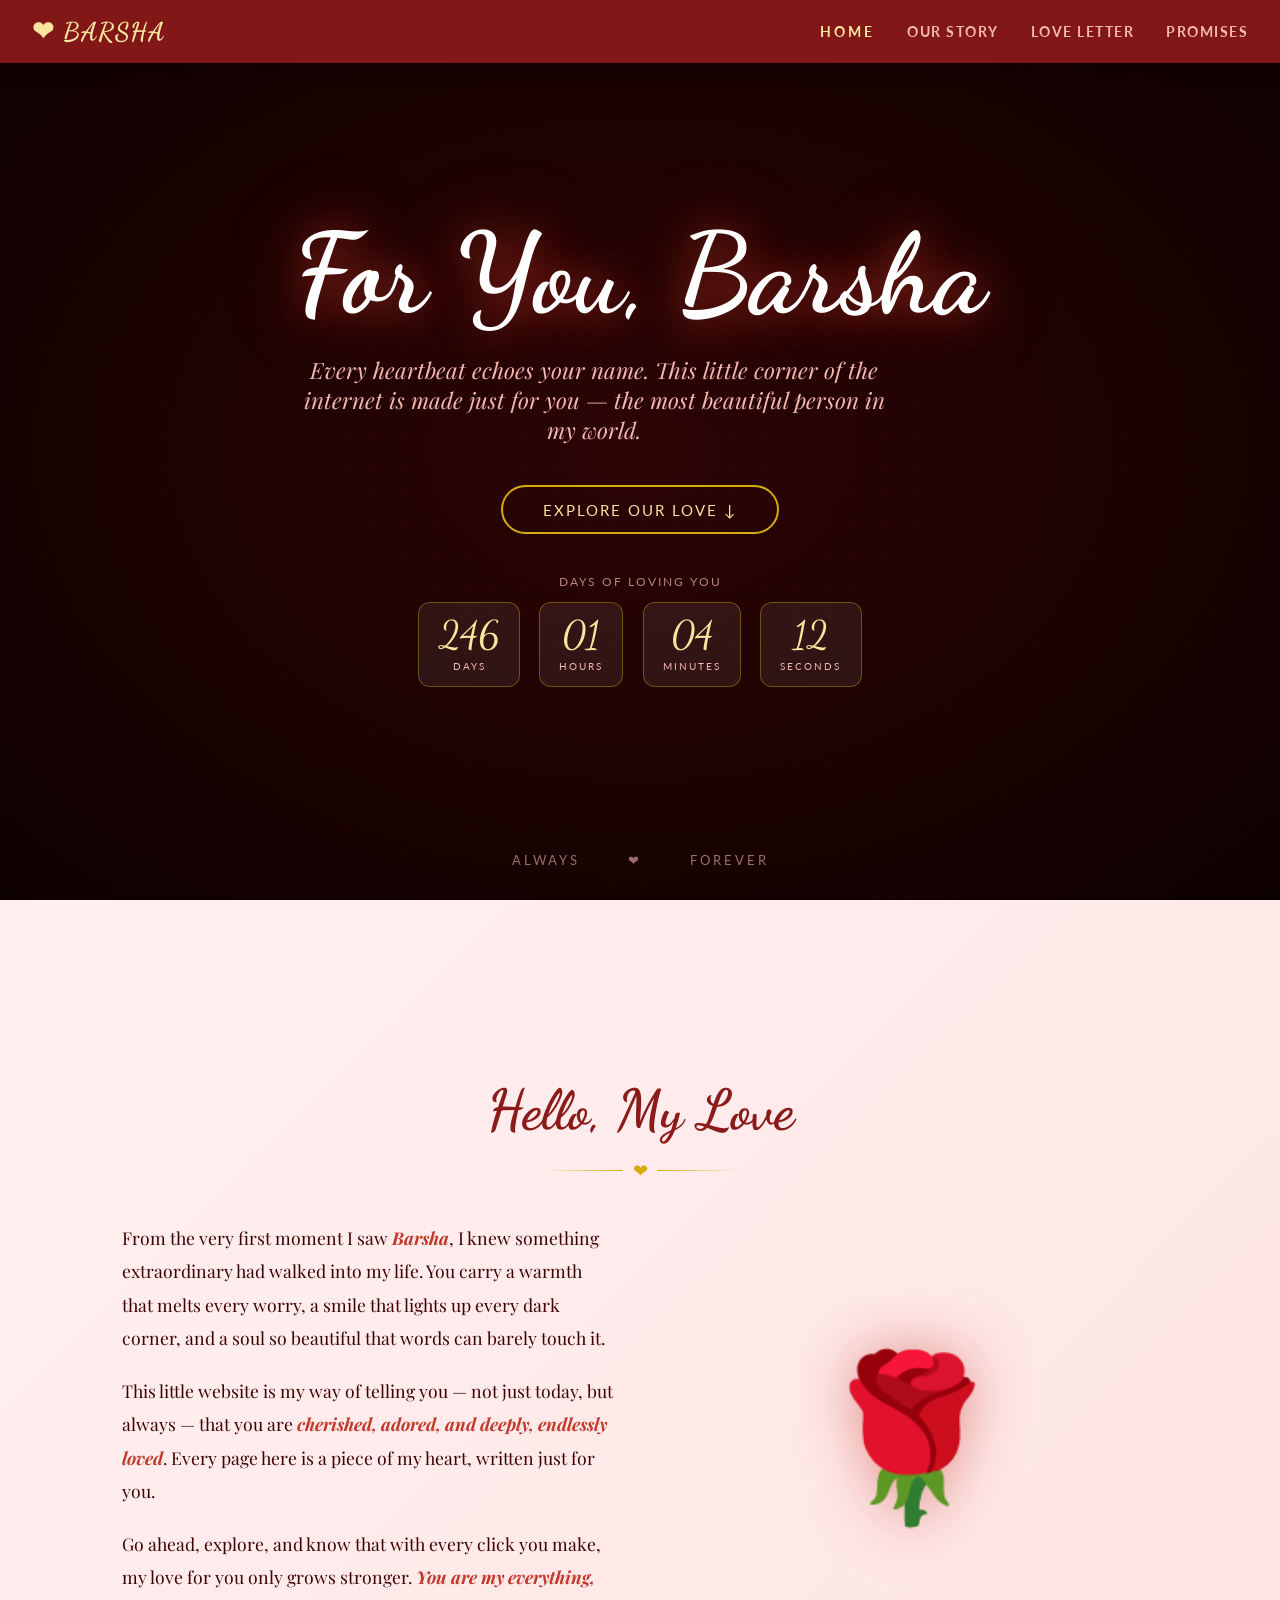
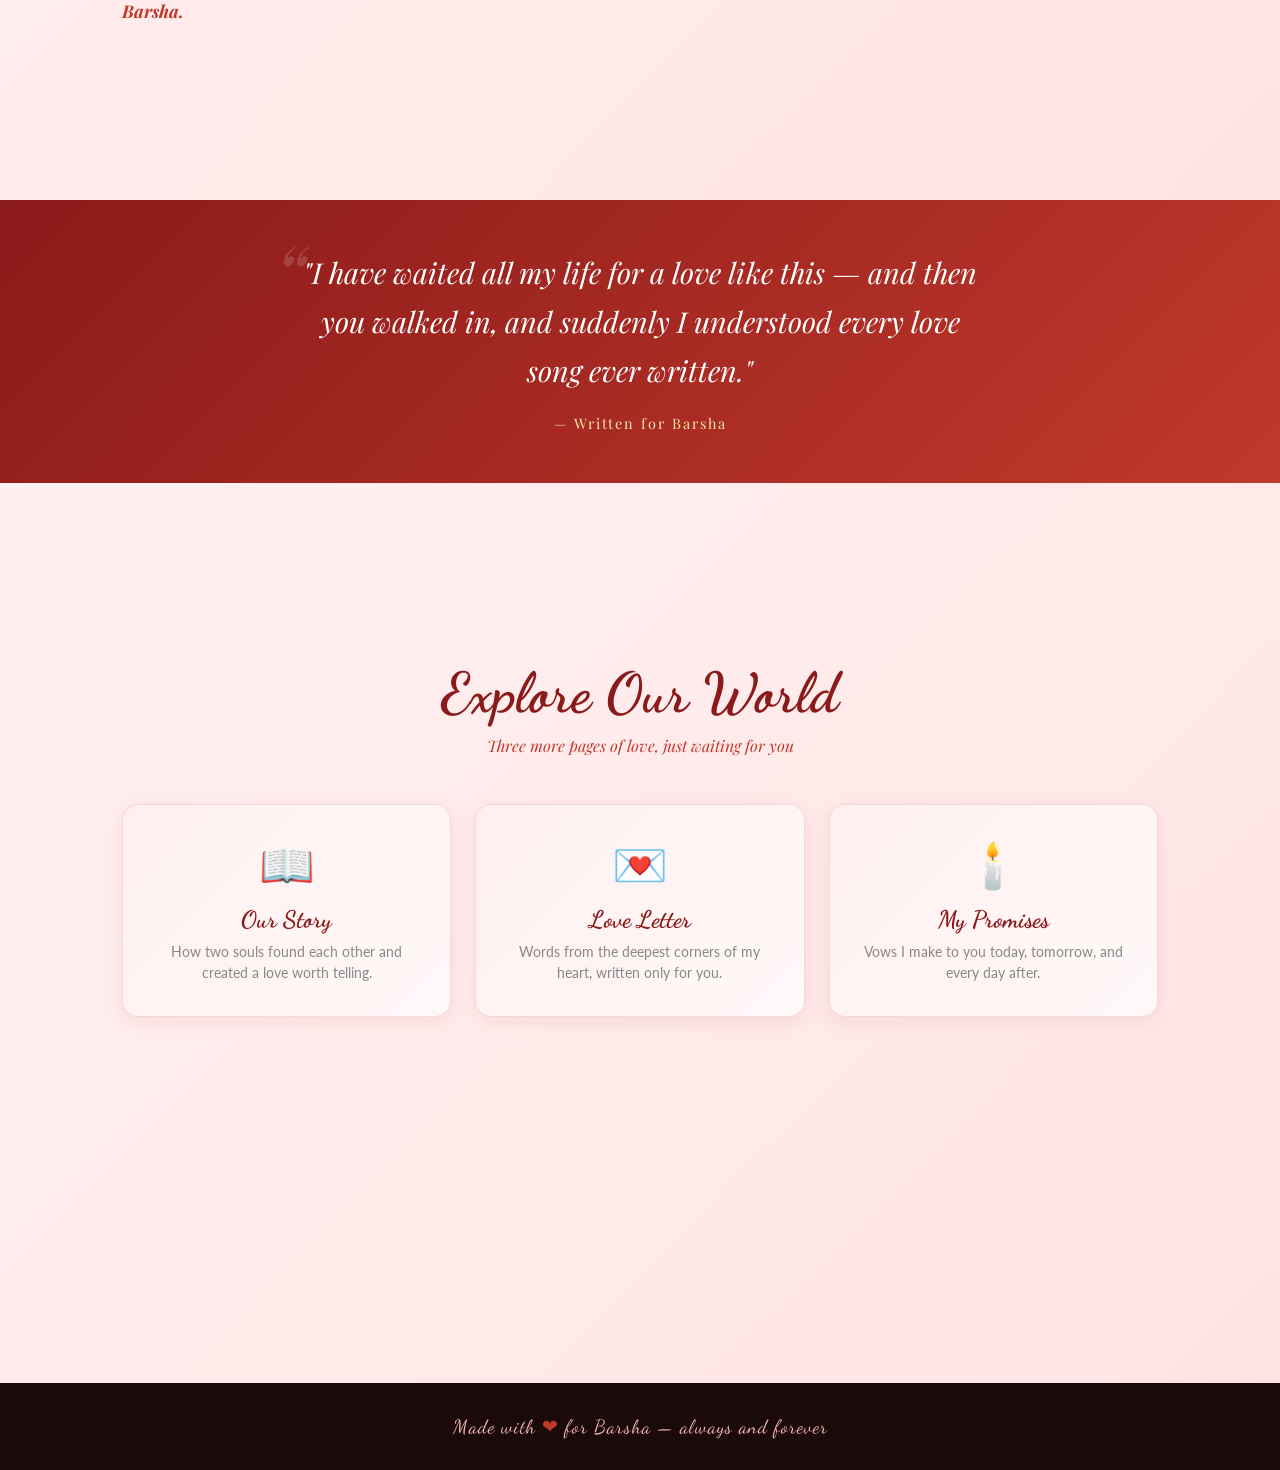
<file: index.html>
<!DOCTYPE html>
<html lang="en">
<head>
  <meta charset="UTF-8" />
  <meta name="viewport" content="width=device-width, initial-scale=1.0" />
  <title>For Barsha — With All My Love</title>
  <link rel="stylesheet" href="style.css" />
  <style>
    /* ── HOME PAGE SPECIFIC ── */
    .tagline-bar {
      position: absolute; bottom: 2rem; left: 0; right: 0;
      display: flex; justify-content: center; gap: 3rem; z-index: 3;
    }
    .tagline-bar span {
      color: rgba(245,183,177,0.6); font-size: .8rem; letter-spacing: 3px; text-transform: uppercase;
    }

    /* countdown */
    .countdown-wrap {
      margin-top: 2.5rem; animation: fadeInUp 1.5s ease both;
    }
    .countdown-grid {
      display: flex; gap: 1.2rem; justify-content: center; flex-wrap: wrap;
    }
    .count-box {
      background: rgba(255,255,255,0.07); border: 1px solid rgba(212,172,13,0.4);
      border-radius: 12px; padding: .8rem 1.2rem; text-align: center; min-width: 70px;
    }
    .count-num {
      font-family: "Dancing Script", cursive; font-size: 2.4rem; color: #F9E79F; display: block; line-height: 1;
    }
    .count-label { font-size: .65rem; letter-spacing: 2px; color: #F5B7B1; text-transform: uppercase; }

    /* intro section */
    .intro-grid {
      display: grid; grid-template-columns: 1fr 1fr; gap: 3rem; align-items: center;
    }
    .intro-text p {
      font-family: "Playfair Display", serif; font-size: 1.1rem; line-height: 1.9;
      color: #3D0000; margin-bottom: 1.2rem;
    }
    .intro-text p span { color: #C0392B; font-style: italic; font-weight: 700; }
    .rose-visual {
      display: flex; align-items: center; justify-content: center;
      font-size: 10rem; animation: pulse 3s ease-in-out infinite; filter: drop-shadow(0 0 30px rgba(192,57,43,0.5));
    }

    /* quote strip */
    .quote-strip {
      background: linear-gradient(135deg, #8B1A1A, #C0392B);
      padding: 3rem 2rem; text-align: center; margin: 0;
    }
    .quote-strip blockquote {
      font-family: "Playfair Display", serif; font-style: italic;
      font-size: clamp(1.2rem, 3vw, 1.8rem); color: #fff; max-width: 700px; margin: 0 auto;
      line-height: 1.7; position: relative;
    }
    .quote-strip blockquote::before { content: "\201C"; font-size: 5rem; color: rgba(255,255,255,0.15); position: absolute; top: -1rem; left: -1rem; line-height: 1; }
    .quote-strip cite { display: block; margin-top: 1rem; color: #F9E79F; font-style: normal; font-size: .9rem; letter-spacing: 2px; }

    /* nav links */
    .nav-cards {
      display: grid; grid-template-columns: repeat(auto-fit, minmax(220px, 1fr)); gap: 1.5rem;
    }
    .nav-card {
      background: linear-gradient(135deg, #fff0f0, #fff8f8); border-radius: 16px;
      padding: 2rem; text-align: center; border: 1px solid rgba(192,57,43,0.15);
      box-shadow: 0 4px 20px rgba(139,26,26,0.08); text-decoration: none;
      transition: transform .3s, box-shadow .3s; display: block;
    }
    .nav-card:hover { transform: translateY(-8px); box-shadow: 0 12px 40px rgba(139,26,26,0.18); }
    .nav-card .icon { font-size: 2.8rem; margin-bottom: .8rem; display: block; }
    .nav-card h3 { font-family: "Dancing Script", cursive; font-size: 1.5rem; color: #8B1A1A; margin-bottom: .4rem; }
    .nav-card p { font-size: .9rem; color: #888; line-height: 1.5; }

    @media (max-width: 768px) {
      .intro-grid { grid-template-columns: 1fr; }
      .rose-visual { font-size: 6rem; }
    }
  </style>
</head>
<body>

  <!-- Floating Hearts -->
  <div class="hearts-container" id="heartsContainer"></div>

  <!-- NAV -->
  <nav>
    <a href="index.html" class="logo">❤ Barsha</a>
    <a href="index.html" class="active">Home</a>
    <a href="story.html">Our Story</a>
    <a href="letter.html">Love Letter</a>
    <a href="promises.html">Promises</a>
  </nav>

  <!-- HERO -->
  <section class="hero">
    <div class="hero-content">
      <h1>For You, Barsha</h1>
      <p>Every heartbeat echoes your name. This little corner of the internet is made just for you — the most beautiful person in my world.</p>
      <a href="story.html" class="hero-btn">Explore Our Love ↓</a>

      <div class="countdown-wrap">
        <div style="color:rgba(245,183,177,0.7);font-size:.75rem;letter-spacing:2px;text-transform:uppercase;margin-bottom:.8rem;">Days of loving you</div>
        <div class="countdown-grid" id="countdownGrid">
          <div class="count-box"><span class="count-num" id="days">—</span><span class="count-label">Days</span></div>
          <div class="count-box"><span class="count-num" id="hours">—</span><span class="count-label">Hours</span></div>
          <div class="count-box"><span class="count-num" id="minutes">—</span><span class="count-label">Minutes</span></div>
          <div class="count-box"><span class="count-num" id="seconds">—</span><span class="count-label">Seconds</span></div>
        </div>
      </div>
    </div>

    <div class="tagline-bar">
      <span>Always</span><span>❤</span><span>Forever</span>
    </div>
  </section>

  <!-- INTRO -->
  <section class="bg-rose">
    <div class="section">
      <h2 class="section-title reveal">Hello, My Love</h2>
      <div class="divider reveal">❤</div>
      <div class="intro-grid">
        <div class="intro-text reveal">
          <p>From the very first moment I saw <span>Barsha</span>, I knew something extraordinary had walked into my life. You carry a warmth that melts every worry, a smile that lights up every dark corner, and a soul so beautiful that words can barely touch it.</p>
          <p>This little website is my way of telling you — not just today, but always — that you are <span>cherished, adored, and deeply, endlessly loved</span>. Every page here is a piece of my heart, written just for you.</p>
          <p>Go ahead, explore, and know that with every click you make, my love for you only grows stronger. <span>You are my everything, Barsha.</span></p>
        </div>
        <div class="rose-visual reveal">🌹</div>
      </div>
    </div>
  </section>

  <!-- QUOTE -->
  <div class="quote-strip">
    <blockquote>
      "I have waited all my life for a love like this — and then you walked in, and suddenly I understood every love song ever written."
      <cite>— Written for Barsha</cite>
    </blockquote>
  </div>

  <!-- EXPLORE -->
  <section class="bg-rose">
    <div class="section">
      <h2 class="section-title reveal">Explore Our World</h2>
      <p class="section-sub reveal">Three more pages of love, just waiting for you</p>
      <div class="nav-cards">
        <a href="story.html" class="nav-card reveal">
          <span class="icon">📖</span>
          <h3>Our Story</h3>
          <p>How two souls found each other and created a love worth telling.</p>
        </a>
        <a href="letter.html" class="nav-card reveal">
          <span class="icon">💌</span>
          <h3>Love Letter</h3>
          <p>Words from the deepest corners of my heart, written only for you.</p>
        </a>
        <a href="promises.html" class="nav-card reveal">
          <span class="icon">🕯️</span>
          <h3>My Promises</h3>
          <p>Vows I make to you today, tomorrow, and every day after.</p>
        </a>
      </div>
    </div>
  </section>

  <!-- FOOTER -->
  <footer>
    Made with <span>❤</span> for Barsha — always and forever
  </footer>

  <script>
    /* ── FLOATING HEARTS ── */
    const container = document.getElementById("heartsContainer");
    const emojis = ["❤️","💕","💗","💓","💖","🌹","💝","✨","💞","🌸"];
    function spawnHeart() {
      const el = document.createElement("div");
      el.className = "heart-particle";
      el.textContent = emojis[Math.floor(Math.random() * emojis.length)];
      el.style.left = Math.random() * 100 + "vw";
      el.style.fontSize = (.8 + Math.random() * 1.4) + "rem";
      const dur = 6 + Math.random() * 8;
      el.style.animationDuration = dur + "s";
      el.style.animationDelay = "0s";
      container.appendChild(el);
      setTimeout(() => el.remove(), dur * 1000);
    }
    setInterval(spawnHeart, 600);

    /* ── COUNTDOWN ── */
    // Start date matching 162 days, 3 hrs, 20 min and ongoing seconds
    const startDate = new Date("2026-04-03T00:00:00+05:30");
    function updateCountdown() {
      const now = new Date();
      const diff = now - startDate;
      if (diff < 0) return;
      const days    = Math.floor(diff / 86400000);
      const hours   = Math.floor((diff % 86400000) / 3600000);
      const minutes = Math.floor((diff % 3600000) / 60000);
      const seconds = Math.floor((diff % 60000) / 1000);
      document.getElementById("days").textContent    = String(days).padStart(3, "0");
      document.getElementById("hours").textContent   = String(hours).padStart(2, "0");
      document.getElementById("minutes").textContent = String(minutes).padStart(2, "0");
      document.getElementById("seconds").textContent = String(seconds).padStart(2, "0");
    }
    updateCountdown();
    setInterval(updateCountdown, 1000);

    /* ── SCROLL REVEAL ── */
    const reveals = document.querySelectorAll(".reveal");
    const obs = new IntersectionObserver(entries => {
      entries.forEach(e => { if (e.isIntersecting) { e.target.classList.add("visible"); } });
    }, { threshold: 0.15 });
    reveals.forEach(r => obs.observe(r));
  </script>
</body>
</html>
</file>
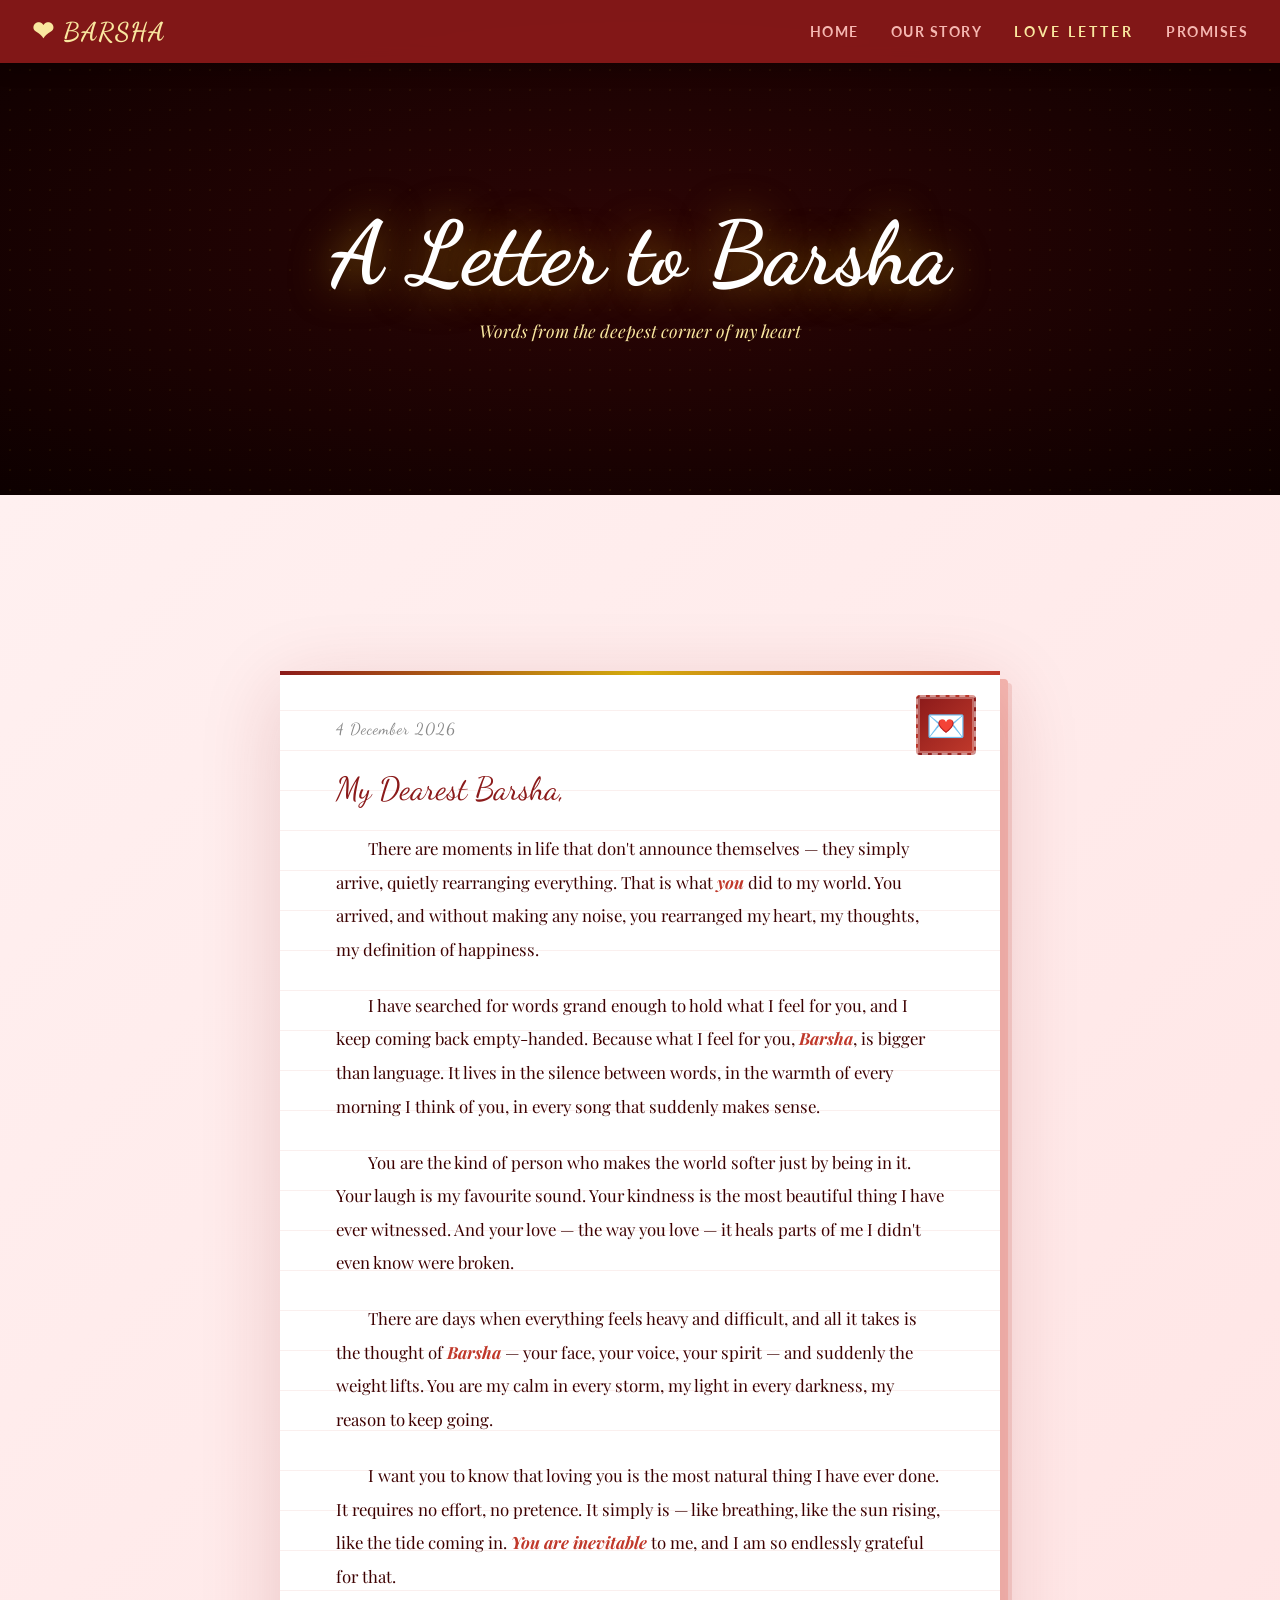
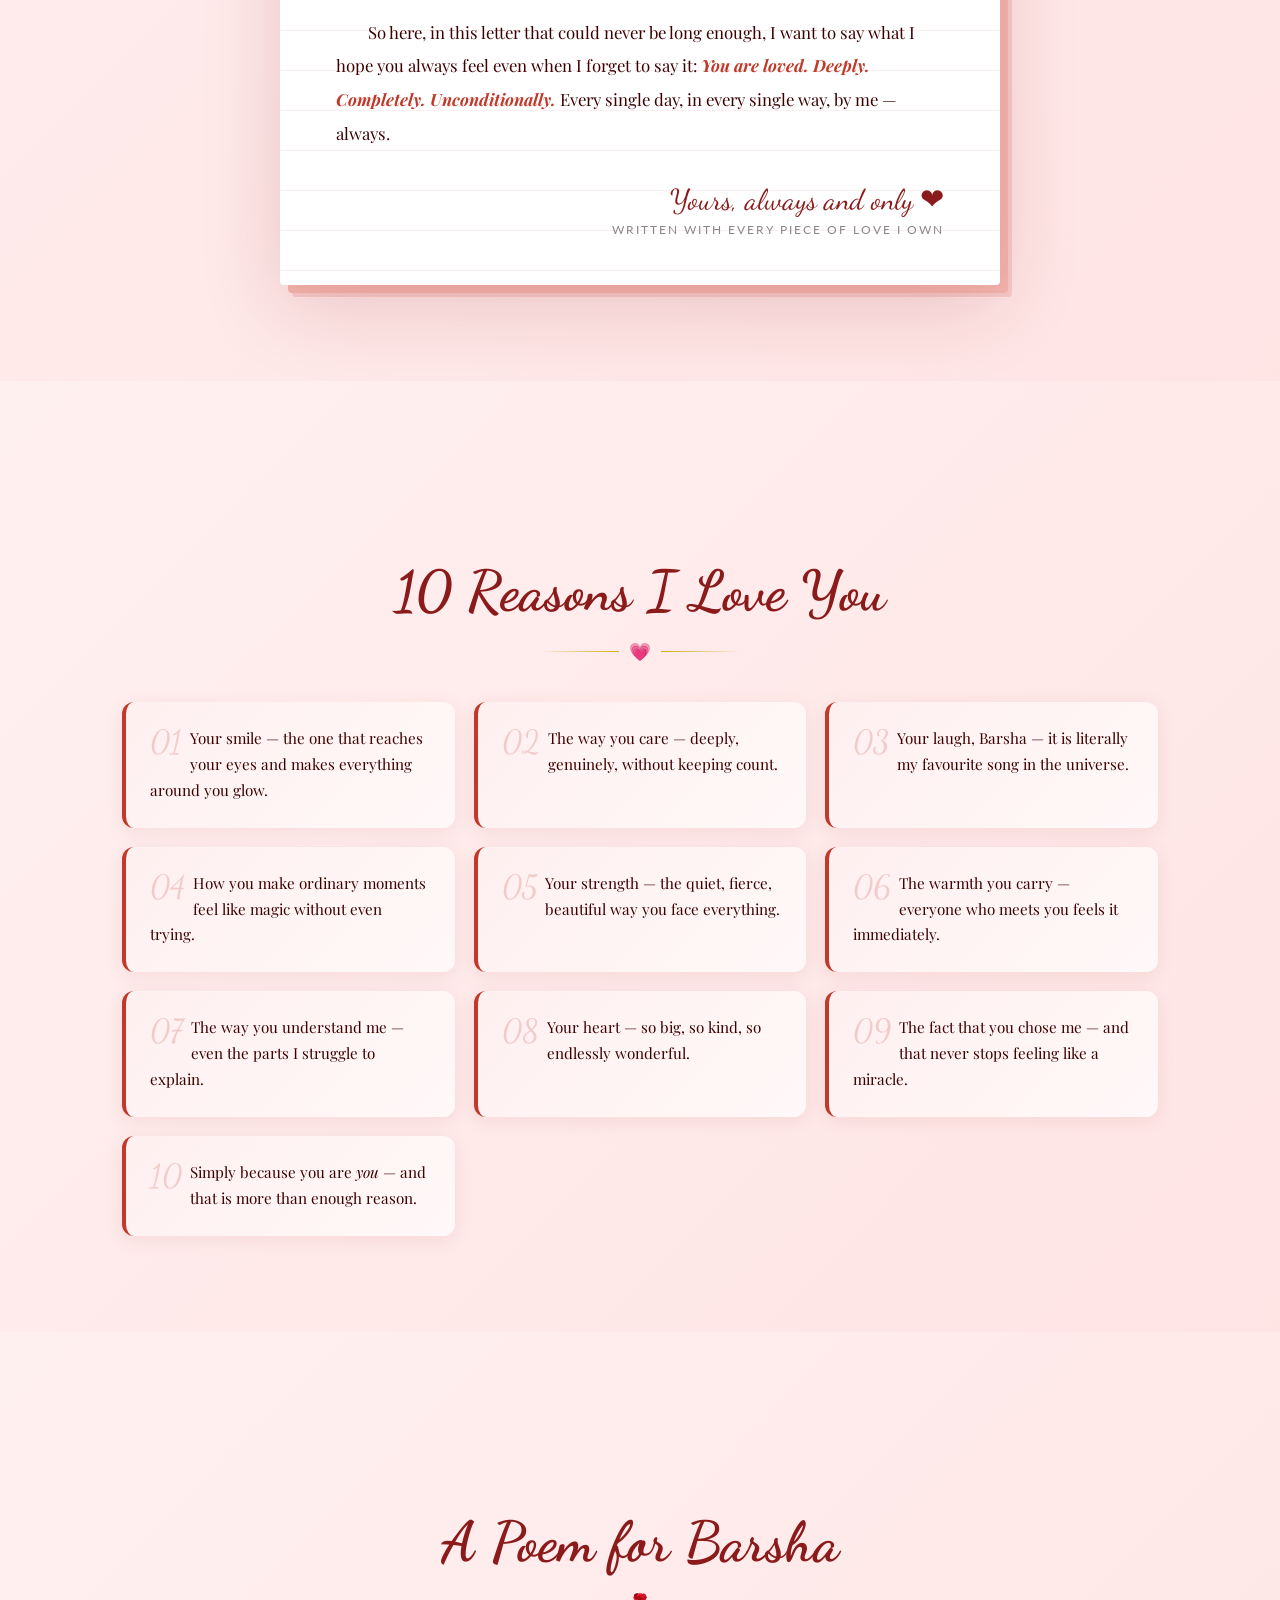
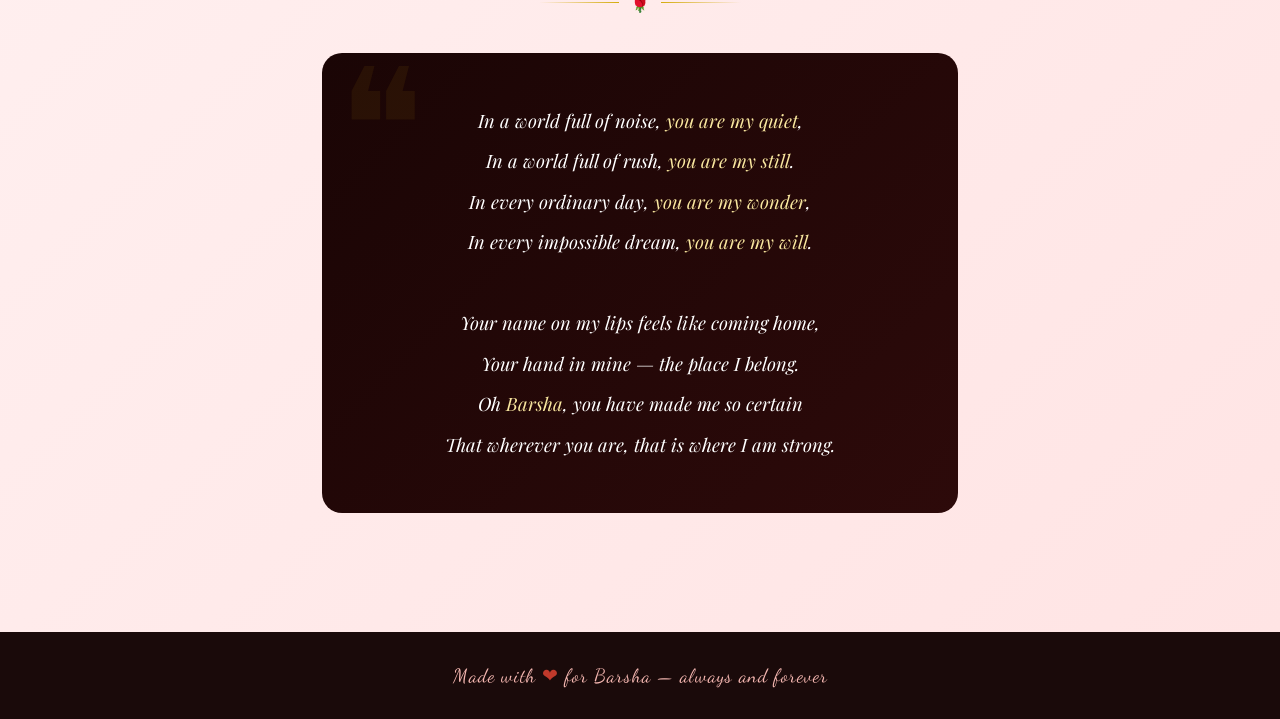
<file: letter.html>
﻿<!DOCTYPE html>
<html lang="en">
<head>
  <meta charset="UTF-8" />
  <meta name="viewport" content="width=device-width, initial-scale=1.0" />
  <title>Love Letter — To Barsha</title>
  <link rel="stylesheet" href="style.css" />
  <style>
    .page-hero {
      min-height: 55vh; display: flex; align-items: center; justify-content: center;
      flex-direction: column; text-align: center;
      background: radial-gradient(ellipse at center, #2d0505 0%, #0d0000 100%);
      padding: 6rem 2rem 3rem; position: relative; overflow: hidden;
    }
    .page-hero::before {
      content: ""; position: absolute; inset: 0;
      background-image: radial-gradient(circle, rgba(212,172,13,0.08) 1px, transparent 1px);
      background-size: 20px 20px;
    }
    .page-hero h1 {
      font-family: "Dancing Script", cursive; font-size: clamp(2.5rem,8vw,5.5rem); color: #fff;
      text-shadow: 0 0 40px rgba(212,172,13,.6); position: relative; z-index: 1;
    }
    .page-hero p {
      font-family: "Playfair Display", serif; font-style: italic;
      color: #F9E79F; font-size: 1.1rem; margin-top: .8rem; position: relative; z-index: 1;
    }

    /* LETTER */
    .letter-wrapper {
      max-width: 720px; margin: 0 auto;
      background: #fff; border-radius: 4px;
      box-shadow: 0 20px 80px rgba(139,26,26,0.18), 8px 8px 0 #f5b7b1, 12px 12px 0 rgba(192,57,43,0.15);
      padding: 3rem 3.5rem; position: relative;
    }
    .letter-wrapper::before {
      content: ""; position: absolute; top: 0; left: 0; right: 0; height: 4px;
      background: linear-gradient(90deg, #8B1A1A, #D4AC0D, #C0392B);
    }
    .letter-stamp {
      position: absolute; top: 1.5rem; right: 1.5rem; width: 60px; height: 60px;
      background: linear-gradient(135deg, #8B1A1A, #C0392B); border-radius: 4px;
      display: flex; align-items: center; justify-content: center;
      font-size: 2rem; box-shadow: inset 0 0 0 2px rgba(255,255,255,0.3);
      border: 2px dashed rgba(255,255,255,0.5);
    }
    .letter-date {
      font-family: "Dancing Script", cursive; font-size: 1rem; color: #888;
      margin-bottom: 2rem; letter-spacing: 1px;
    }
    .letter-salutation {
      font-family: "Dancing Script", cursive; font-size: 2rem; color: #8B1A1A;
      margin-bottom: 1.5rem;
    }
    .letter-body p {
      font-family: "Playfair Display", serif; font-size: 1.05rem; line-height: 2;
      color: #3D0000; margin-bottom: 1.4rem; text-indent: 2rem;
    }
    .letter-body p span { color: #C0392B; font-style: italic; font-weight: 700; }
    .letter-sign {
      font-family: "Dancing Script", cursive; font-size: 1.8rem; color: #8B1A1A;
      margin-top: 2rem; text-align: right;
    }
    .letter-sign small { display: block; font-family: "Lato", sans-serif; font-size: .75rem; color: #888; letter-spacing: 2px; text-transform: uppercase; margin-top: .3rem; }

    /* PAPER LINES */
    .ruled-bg {
      background-image: repeating-linear-gradient(transparent, transparent 39px, rgba(192,57,43,0.08) 39px, rgba(192,57,43,0.08) 40px);
      background-size: 100% 40px;
    }

    /* REASONS */
    .reasons-grid {
      display: grid; grid-template-columns: repeat(auto-fit, minmax(250px, 1fr)); gap: 1.2rem;
    }
    .reason-card {
      background: linear-gradient(135deg, #fff0f0, #fff8f8); border-radius: 12px;
      padding: 1.5rem; border-left: 4px solid #C0392B;
      box-shadow: 0 4px 20px rgba(139,26,26,0.08);
      transition: transform .3s;
    }
    .reason-card:hover { transform: translateX(6px); }
    .reason-num {
      font-family: "Dancing Script", cursive; font-size: 2rem; color: rgba(192,57,43,0.2); float: left;
      margin-right: .5rem; line-height: 1;
    }
    .reason-text { font-family: "Playfair Display", serif; font-size: .95rem; color: #3D0000; line-height: 1.7; }

    /* POEM */
    .poem-wrap {
      background: linear-gradient(135deg, #1a0505, #2d0a0a); border-radius: 20px;
      padding: 3rem; text-align: center; position: relative; overflow: hidden;
    }
    .poem-wrap::before {
      content: "❝"; font-family: "Playfair Display", serif; font-size: 10rem;
      color: rgba(212,172,13,0.08); position: absolute; top: -1rem; left: 1rem; line-height: 1;
    }
    .poem-text {
      font-family: "Playfair Display", serif; font-style: italic;
      font-size: 1.15rem; line-height: 2.2; color: #fff; position: relative; z-index: 1;
    }
    .poem-text span { color: #F9E79F; }

    @media (max-width: 768px) {
      .letter-wrapper { padding: 2rem 1.5rem; }
    }
  </style>
</head>
<body>
  <div class="hearts-container" id="heartsContainer"></div>

  <nav>
    <a href="index.html" class="logo">❤ Barsha</a>
    <a href="index.html">Home</a>
    <a href="story.html">Our Story</a>
    <a href="letter.html" class="active">Love Letter</a>
    <a href="promises.html">Promises</a>
  </nav>

  <!-- HERO -->
  <section class="page-hero">
    <h1>A Letter to Barsha</h1>
    <p>Words from the deepest corner of my heart</p>
  </section>

  <!-- LETTER -->
  <section class="bg-rose">
    <div class="section">
      <div class="letter-wrapper ruled-bg reveal">
        <div class="letter-stamp">💌</div>
        <div class="letter-date" id="letterDate">Loading date...</div>
        <div class="letter-salutation">My Dearest Barsha,</div>

        <div class="letter-body">
          <p>There are moments in life that don't announce themselves — they simply arrive, quietly rearranging everything. That is what <span>you</span> did to my world. You arrived, and without making any noise, you rearranged my heart, my thoughts, my definition of happiness.</p>

          <p>I have searched for words grand enough to hold what I feel for you, and I keep coming back empty-handed. Because what I feel for you, <span>Barsha</span>, is bigger than language. It lives in the silence between words, in the warmth of every morning I think of you, in every song that suddenly makes sense.</p>

          <p>You are the kind of person who makes the world softer just by being in it. Your laugh is my favourite sound. Your kindness is the most beautiful thing I have ever witnessed. And your love — the way you love — it heals parts of me I didn't even know were broken.</p>

          <p>There are days when everything feels heavy and difficult, and all it takes is the thought of <span>Barsha</span> — your face, your voice, your spirit — and suddenly the weight lifts. You are my calm in every storm, my light in every darkness, my reason to keep going.</p>

          <p>I want you to know that loving you is the most natural thing I have ever done. It requires no effort, no pretence. It simply is — like breathing, like the sun rising, like the tide coming in. <span>You are inevitable</span> to me, and I am so endlessly grateful for that.</p>

          <p>So here, in this letter that could never be long enough, I want to say what I hope you always feel even when I forget to say it: <span>You are loved. Deeply. Completely. Unconditionally.</span> Every single day, in every single way, by me — always.</p>
        </div>

        <div class="letter-sign">
          Yours, always and only ❤
          <small>Written with every piece of love I own</small>
        </div>
      </div>
    </div>
  </section>

  <!-- REASONS -->
  <section class="bg-rose">
    <div class="section">
      <h2 class="section-title reveal">10 Reasons I Love You</h2>
      <div class="divider reveal">💗</div>
      <div class="reasons-grid">
        <div class="reason-card reveal"><span class="reason-num">01</span><p class="reason-text">Your smile — the one that reaches your eyes and makes everything around you glow.</p></div>
        <div class="reason-card reveal"><span class="reason-num">02</span><p class="reason-text">The way you care — deeply, genuinely, without keeping count.</p></div>
        <div class="reason-card reveal"><span class="reason-num">03</span><p class="reason-text">Your laugh, Barsha — it is literally my favourite song in the universe.</p></div>
        <div class="reason-card reveal"><span class="reason-num">04</span><p class="reason-text">How you make ordinary moments feel like magic without even trying.</p></div>
        <div class="reason-card reveal"><span class="reason-num">05</span><p class="reason-text">Your strength — the quiet, fierce, beautiful way you face everything.</p></div>
        <div class="reason-card reveal"><span class="reason-num">06</span><p class="reason-text">The warmth you carry — everyone who meets you feels it immediately.</p></div>
        <div class="reason-card reveal"><span class="reason-num">07</span><p class="reason-text">The way you understand me — even the parts I struggle to explain.</p></div>
        <div class="reason-card reveal"><span class="reason-num">08</span><p class="reason-text">Your heart — so big, so kind, so endlessly wonderful.</p></div>
        <div class="reason-card reveal"><span class="reason-num">09</span><p class="reason-text">The fact that you chose me — and that never stops feeling like a miracle.</p></div>
        <div class="reason-card reveal"><span class="reason-num">10</span><p class="reason-text">Simply because you are <em>you</em> — and that is more than enough reason.</p></div>
      </div>
    </div>
  </section>

  <!-- POEM -->
  <section class="bg-rose">
    <div class="section" style="max-width:700px;">
      <h2 class="section-title reveal">A Poem for Barsha</h2>
      <div class="divider reveal">🌹</div>
      <div class="poem-wrap reveal">
        <div class="poem-text">
          In a world full of noise, <span>you are my quiet</span>,<br/>
          In a world full of rush, <span>you are my still</span>.<br/>
          In every ordinary day, <span>you are my wonder</span>,<br/>
          In every impossible dream, <span>you are my will</span>.<br/><br/>
          Your name on my lips feels like coming home,<br/>
          Your hand in mine — the place I belong.<br/>
          Oh <span>Barsha</span>, you have made me so certain<br/>
          That wherever you are, that is where I am strong.
        </div>
      </div>
    </div>
  </section>

  <footer>Made with <span>❤</span> for Barsha — always and forever</footer>

  <script>
    const container = document.getElementById("heartsContainer");
    const emojis = ["❤️","💕","💗","💌","💖","🌹","💝","✨","💞"];
    function spawnHeart() {
      const el = document.createElement("div");
      el.className = "heart-particle";
      el.textContent = emojis[Math.floor(Math.random() * emojis.length)];
      el.style.left = Math.random() * 100 + "vw";
      el.style.fontSize = (.8 + Math.random() * 1.2) + "rem";
      const dur = 7 + Math.random() * 8;
      el.style.animationDuration = dur + "s";
      container.appendChild(el);
      setTimeout(() => el.remove(), dur * 1000);
    }
    setInterval(spawnHeart, 700);

    /* Date */
    const months = ["January","February","March","April","May","June","July","August","September","October","November","December"];
    const d = new Date();
    document.getElementById("letterDate").textContent = d.getDate() + " " + months[d.getMonth()] + " " + d.getFullYear();

    /* Reveal */
    const reveals = document.querySelectorAll(".reveal");
    const obs = new IntersectionObserver(entries => {
      entries.forEach(e => { if (e.isIntersecting) e.target.classList.add("visible"); });
    }, { threshold: 0.1 });
    reveals.forEach(r => obs.observe(r));
  </script>
</body>
</html>
</file>
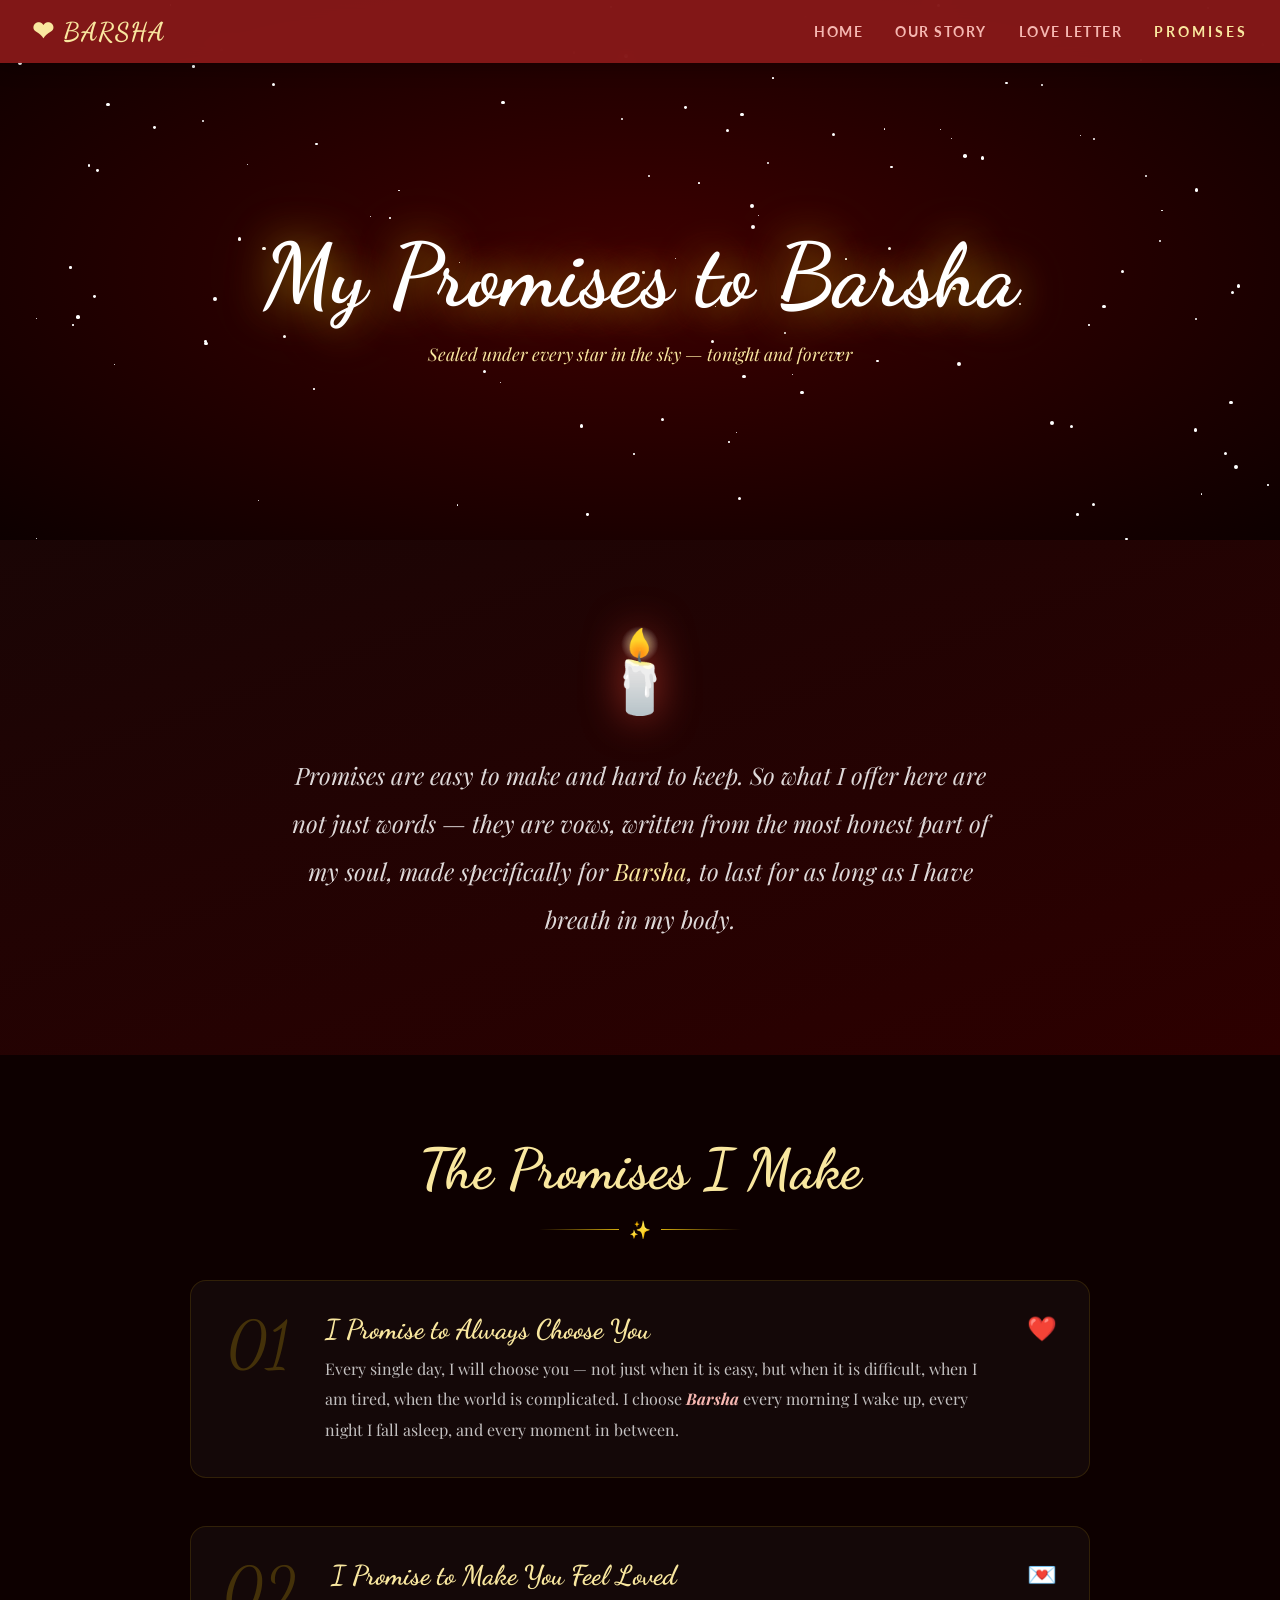
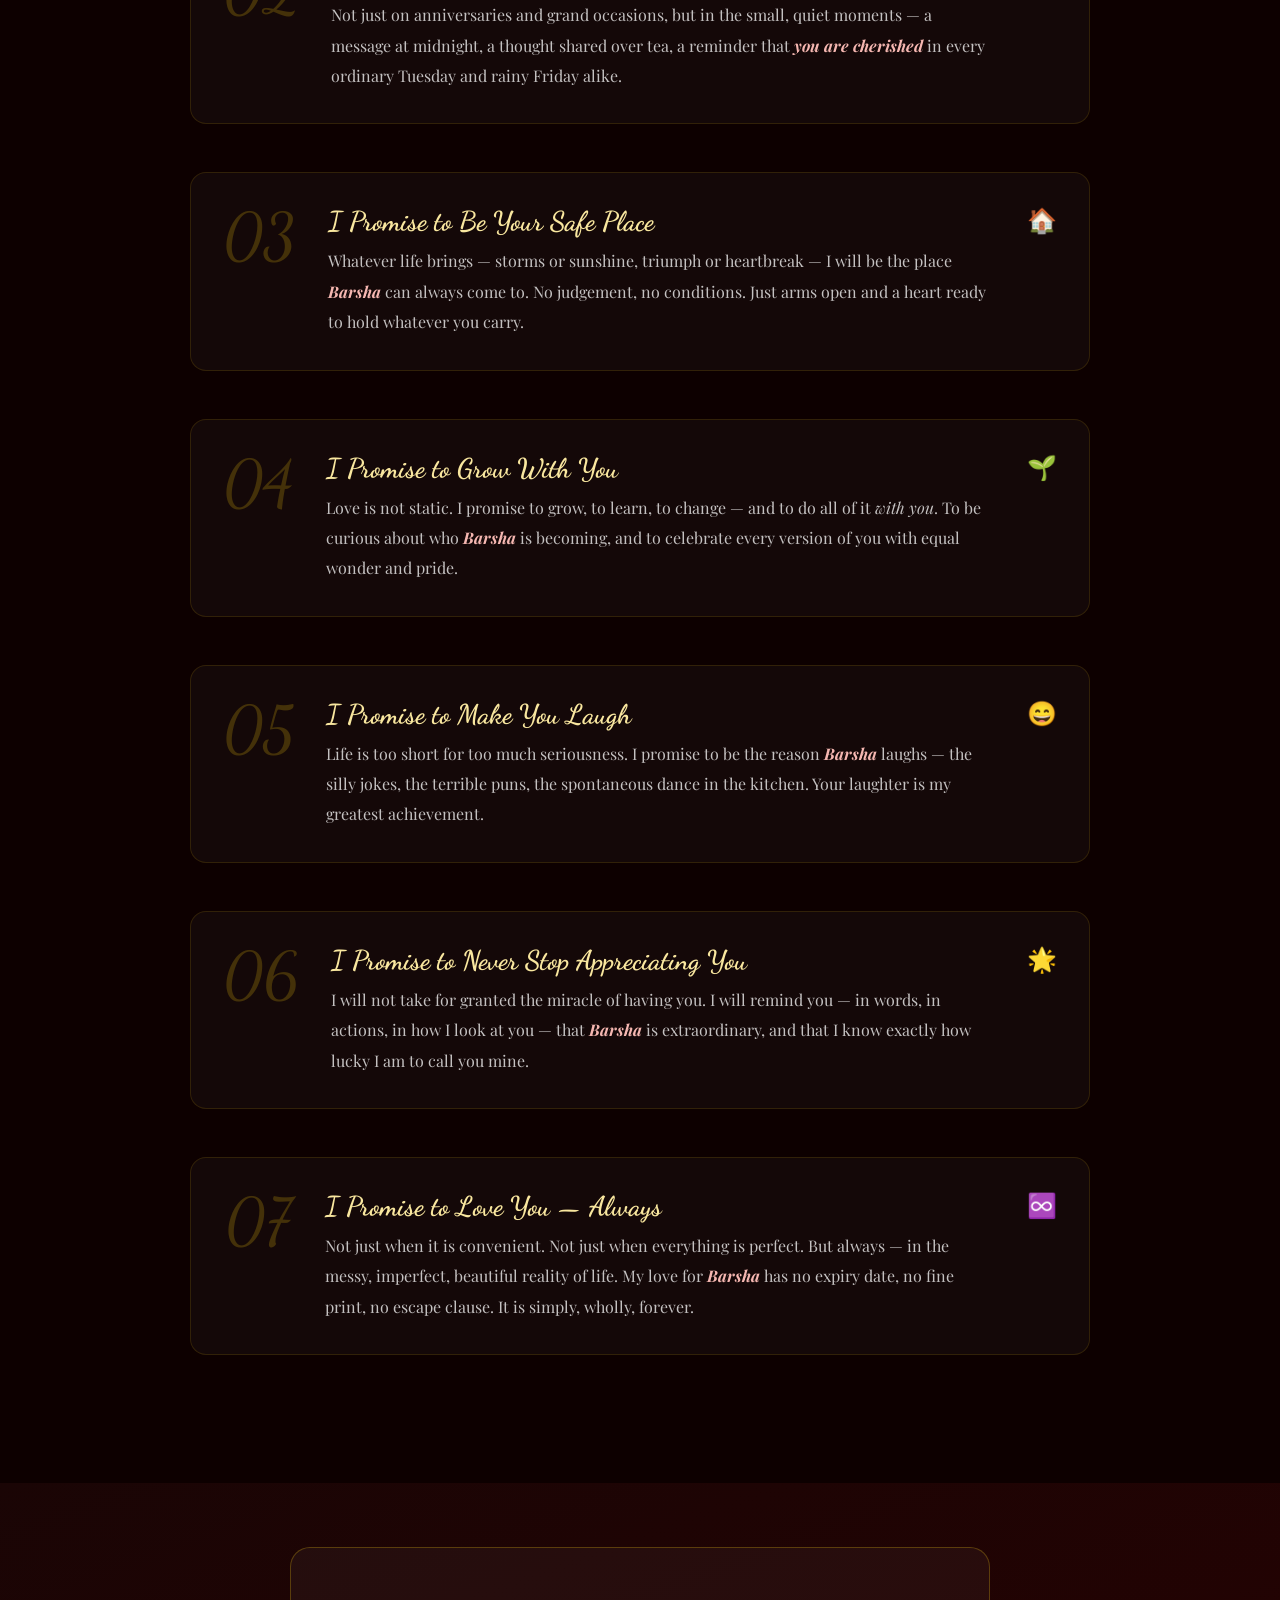
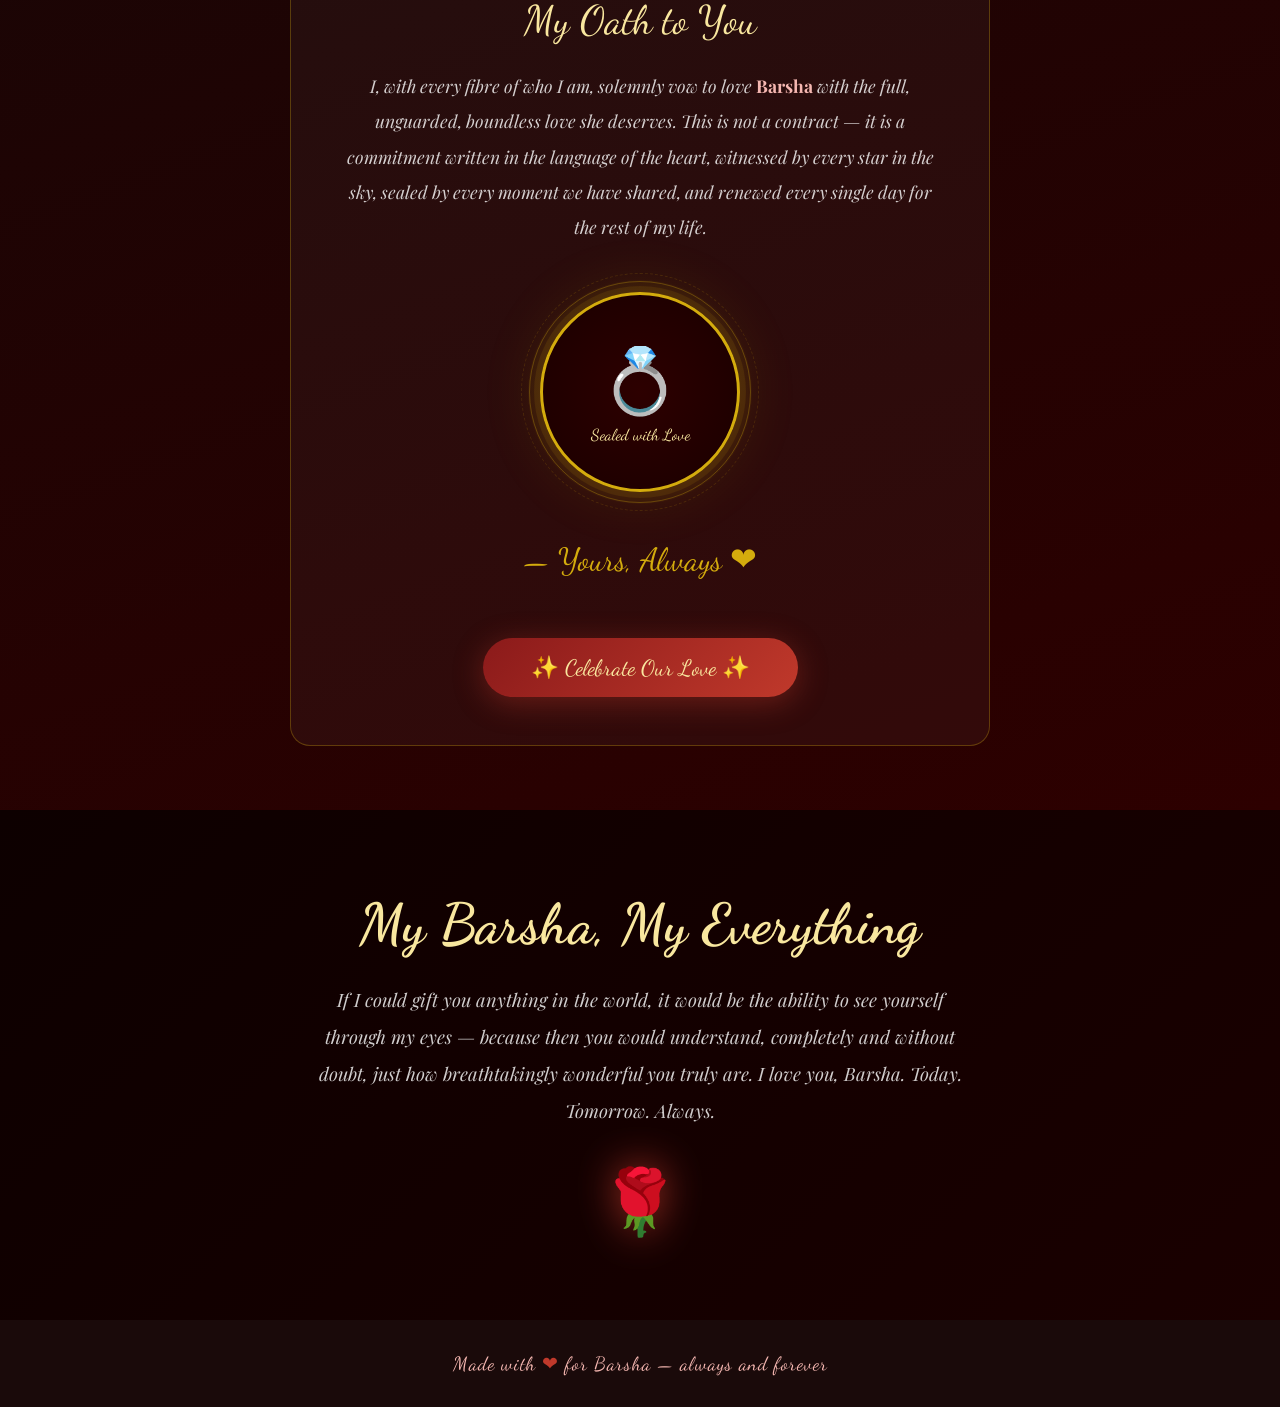
<file: promises.html>
﻿<!DOCTYPE html>
<html lang="en">
<head>
  <meta charset="UTF-8" />
  <meta name="viewport" content="width=device-width, initial-scale=1.0" />
  <title>My Promises — To Barsha, Forever</title>
  <link rel="stylesheet" href="style.css" />
  <style>
    /* DARK ROMANTIC PAGE */
    body { background: #0d0000; color: #fff; }

    .page-hero {
      min-height: 60vh; display: flex; align-items: center; justify-content: center;
      flex-direction: column; text-align: center;
      background: radial-gradient(ellipse at center, #3d0000 0%, #0d0000 100%);
      padding: 6rem 2rem 3rem; position: relative; overflow: hidden;
    }
    .star-field {
      position: absolute; inset: 0; overflow: hidden;
    }
    .star {
      position: absolute; border-radius: 50%; background: #fff;
      animation: twinkle ease-in-out infinite;
    }
    @keyframes twinkle {
      0%,100% { opacity: 0.2; transform: scale(1); }
      50%      { opacity: 1;   transform: scale(1.4); }
    }

    .page-hero h1 {
      font-family: "Dancing Script", cursive; font-size: clamp(2.5rem,8vw,5.5rem); color: #fff;
      text-shadow: 0 0 40px rgba(212,172,13,.7), 0 0 80px rgba(212,172,13,.3); position: relative; z-index: 1;
    }
    .page-hero p {
      font-family: "Playfair Display", serif; font-style: italic;
      color: #F9E79F; font-size: 1.1rem; margin-top: .8rem; position: relative; z-index: 1;
    }

    /* PROMISES */
    .promises-section { background: #0d0000; padding: 5rem 2rem; }
    .promise-container { max-width: 900px; margin: 0 auto; }

    .promise-item {
      display: flex; gap: 2rem; align-items: flex-start; margin-bottom: 3rem;
      padding: 2rem; border-radius: 16px;
      background: rgba(255,255,255,0.03); border: 1px solid rgba(212,172,13,0.15);
      transition: background .3s, border-color .3s, transform .3s;
    }
    .promise-item:hover {
      background: rgba(192,57,43,0.08); border-color: rgba(212,172,13,0.4); transform: translateX(8px);
    }
    .promise-num {
      font-family: "Dancing Script", cursive; font-size: 4rem; color: rgba(212,172,13,0.25);
      line-height: 1; flex-shrink: 0; min-width: 70px; text-align: center;
    }
    .promise-content h3 {
      font-family: "Dancing Script", cursive; font-size: 1.7rem; color: #F9E79F; margin-bottom: .5rem;
    }
    .promise-content p {
      font-family: "Playfair Display", serif; font-size: 1rem; line-height: 1.9;
      color: rgba(255,255,255,0.75);
    }
    .promise-content p span { color: #F5B7B1; font-style: italic; font-weight: 700; }
    .promise-icon { font-size: 1.5rem; margin-left: auto; flex-shrink: 0; }

    /* FLAME SECTION */
    .flame-section {
      background: linear-gradient(160deg, #1a0505, #2d0000);
      padding: 5rem 2rem; text-align: center;
    }
    .flame-emoji {
      font-size: 5rem; animation: pulse 2s ease-in-out infinite; display: inline-block;
      filter: drop-shadow(0 0 20px rgba(192,57,43,0.8));
    }
    .flame-text {
      font-family: "Playfair Display", serif; font-style: italic;
      font-size: clamp(1.1rem,2.5vw,1.5rem); color: rgba(255,255,255,0.85);
      max-width: 700px; margin: 2rem auto; line-height: 2;
    }
    .flame-text span { color: #F9E79F; }

    /* RING / SEAL */
    .seal {
      width: 200px; height: 200px; margin: 3rem auto;
      border-radius: 50%; border: 3px solid #D4AC0D;
      display: flex; flex-direction: column; align-items: center; justify-content: center;
      position: relative; animation: pulse 4s ease-in-out infinite;
      box-shadow: 0 0 0 6px rgba(212,172,13,0.1), 0 0 0 12px rgba(212,172,13,0.05), 0 0 60px rgba(212,172,13,0.15);
      background: radial-gradient(circle, #2d0000, #1a0000);
    }
    .seal .seal-emoji { font-size: 4rem; }
    .seal .seal-text {
      font-family: "Dancing Script", cursive; font-size: 1rem; color: #F9E79F; margin-top: .4rem;
    }
    .seal-ring {
      position: absolute; inset: -14px; border-radius: 50%;
      border: 1px solid rgba(212,172,13,0.3);
    }
    .seal-ring2 {
      position: absolute; inset: -22px; border-radius: 50%;
      border: 1px dashed rgba(212,172,13,0.15);
    }

    /* OATH CARD */
    .oath-card {
      max-width: 700px; margin: 0 auto;
      background: rgba(255,255,255,0.04); border: 1px solid rgba(212,172,13,0.3);
      border-radius: 20px; padding: 3rem; text-align: center;
    }
    .oath-title {
      font-family: "Dancing Script", cursive; font-size: 2.5rem; color: #F9E79F; margin-bottom: 1.5rem;
    }
    .oath-text {
      font-family: "Playfair Display", serif; font-style: italic; font-size: 1.1rem;
      color: rgba(255,255,255,0.8); line-height: 2; margin-bottom: 2rem;
    }
    .oath-text span { color: #F5B7B1; font-weight: 700; font-style: normal; }
    .oath-sign {
      font-family: "Dancing Script", cursive; font-size: 2rem; color: #D4AC0D;
    }

    /* FIREWORK BUTTON */
    .firework-btn {
      display: inline-block; margin-top: 2.5rem; padding: 1rem 3rem;
      background: linear-gradient(135deg, #8B1A1A, #C0392B);
      color: #F9E79F; font-family: "Dancing Script", cursive; font-size: 1.4rem;
      border: none; border-radius: 50px; cursor: pointer;
      box-shadow: 0 6px 30px rgba(192,57,43,0.4);
      transition: transform .2s, box-shadow .2s;
    }
    .firework-btn:hover { transform: scale(1.05); box-shadow: 0 10px 40px rgba(192,57,43,0.6); }

    /* FIREWORKS */
    @keyframes burst {
      0%   { transform: translate(0,0) scale(1); opacity: 1; }
      100% { transform: translate(var(--tx), var(--ty)) scale(0); opacity: 0; }
    }
    .spark {
      position: fixed; border-radius: 50%; pointer-events: none; z-index: 9990;
      animation: burst .8s ease-out forwards;
    }

    @media (max-width: 600px) {
      .promise-item { flex-direction: column; gap: 1rem; }
    }
  </style>
</head>
<body>
  <div class="hearts-container" id="heartsContainer"></div>

  <nav>
    <a href="index.html" class="logo">❤ Barsha</a>
    <a href="index.html">Home</a>
    <a href="story.html">Our Story</a>
    <a href="letter.html">Love Letter</a>
    <a href="promises.html" class="active">Promises</a>
  </nav>

  <!-- HERO -->
  <section class="page-hero">
    <div class="star-field" id="starField"></div>
    <h1>My Promises to Barsha</h1>
    <p>Sealed under every star in the sky — tonight and forever</p>
  </section>

  <!-- INTRO -->
  <div class="flame-section">
    <div class="flame-emoji">🕯️</div>
    <p class="flame-text reveal">
      Promises are easy to make and hard to keep. So what I offer here are not just words — they are vows, written from the most honest part of my soul, made specifically for <span>Barsha</span>, to last for as long as I have breath in my body.
    </p>
  </div>

  <!-- PROMISES -->
  <section class="promises-section">
    <div class="promise-container">
      <h2 class="section-title reveal" style="color:#F9E79F;">The Promises I Make</h2>
      <div class="divider reveal" style="color:#D4AC0D;">✨</div>

      <div class="promise-item reveal">
        <div class="promise-num">01</div>
        <div class="promise-content">
          <h3>I Promise to Always Choose You</h3>
          <p>Every single day, I will choose you — not just when it is easy, but when it is difficult, when I am tired, when the world is complicated. I choose <span>Barsha</span> every morning I wake up, every night I fall asleep, and every moment in between.</p>
        </div>
        <div class="promise-icon">❤️</div>
      </div>

      <div class="promise-item reveal">
        <div class="promise-num">02</div>
        <div class="promise-content">
          <h3>I Promise to Make You Feel Loved</h3>
          <p>Not just on anniversaries and grand occasions, but in the small, quiet moments — a message at midnight, a thought shared over tea, a reminder that <span>you are cherished</span> in every ordinary Tuesday and rainy Friday alike.</p>
        </div>
        <div class="promise-icon">💌</div>
      </div>

      <div class="promise-item reveal">
        <div class="promise-num">03</div>
        <div class="promise-content">
          <h3>I Promise to Be Your Safe Place</h3>
          <p>Whatever life brings — storms or sunshine, triumph or heartbreak — I will be the place <span>Barsha</span> can always come to. No judgement, no conditions. Just arms open and a heart ready to hold whatever you carry.</p>
        </div>
        <div class="promise-icon">🏠</div>
      </div>

      <div class="promise-item reveal">
        <div class="promise-num">04</div>
        <div class="promise-content">
          <h3>I Promise to Grow With You</h3>
          <p>Love is not static. I promise to grow, to learn, to change — and to do all of it <em>with you</em>. To be curious about who <span>Barsha</span> is becoming, and to celebrate every version of you with equal wonder and pride.</p>
        </div>
        <div class="promise-icon">🌱</div>
      </div>

      <div class="promise-item reveal">
        <div class="promise-num">05</div>
        <div class="promise-content">
          <h3>I Promise to Make You Laugh</h3>
          <p>Life is too short for too much seriousness. I promise to be the reason <span>Barsha</span> laughs — the silly jokes, the terrible puns, the spontaneous dance in the kitchen. Your laughter is my greatest achievement.</p>
        </div>
        <div class="promise-icon">😄</div>
      </div>

      <div class="promise-item reveal">
        <div class="promise-num">06</div>
        <div class="promise-content">
          <h3>I Promise to Never Stop Appreciating You</h3>
          <p>I will not take for granted the miracle of having you. I will remind you — in words, in actions, in how I look at you — that <span>Barsha</span> is extraordinary, and that I know exactly how lucky I am to call you mine.</p>
        </div>
        <div class="promise-icon">🌟</div>
      </div>

      <div class="promise-item reveal">
        <div class="promise-num">07</div>
        <div class="promise-content">
          <h3>I Promise to Love You — Always</h3>
          <p>Not just when it is convenient. Not just when everything is perfect. But always — in the messy, imperfect, beautiful reality of life. My love for <span>Barsha</span> has no expiry date, no fine print, no escape clause. It is simply, wholly, forever.</p>
        </div>
        <div class="promise-icon">♾️</div>
      </div>
    </div>
  </section>

  <!-- OATH / SEAL -->
  <div class="flame-section" style="padding:4rem 2rem;">
    <div class="oath-card reveal">
      <div class="oath-title">My Oath to You</div>
      <div class="oath-text">
        I, with every fibre of who I am, solemnly vow to love <span>Barsha</span> with the full, unguarded, boundless love she deserves. This is not a contract — it is a commitment written in the language of the heart, witnessed by every star in the sky, sealed by every moment we have shared, and renewed every single day for the rest of my life.
      </div>
      <div class="seal">
        <div class="seal-ring"></div>
        <div class="seal-ring2"></div>
        <span class="seal-emoji">💍</span>
        <span class="seal-text">Sealed with Love</span>
      </div>
      <div class="oath-sign">— Yours, Always ❤</div>
      <br/>
      <button class="firework-btn" id="celebrateBtn">✨ Celebrate Our Love ✨</button>
    </div>
  </div>

  <!-- FINAL MESSAGE -->
  <section style="background:linear-gradient(135deg,#0d0000,#1a0000);padding:5rem 2rem;text-align:center;">
    <h2 style="font-family:'Dancing Script',cursive;font-size:clamp(2rem,5vw,3.5rem);color:#F9E79F;margin-bottom:1.5rem;" class="reveal">
      My Barsha, My Everything
    </h2>
    <p style="font-family:'Playfair Display',serif;font-style:italic;color:rgba(255,255,255,0.8);font-size:1.15rem;max-width:650px;margin:0 auto;line-height:2;" class="reveal">
      If I could gift you anything in the world, it would be the ability to see yourself through my eyes — because then you would understand, completely and without doubt, just how breathtakingly wonderful you truly are. I love you, Barsha. Today. Tomorrow. Always.
    </p>
    <div style="font-size:4rem;margin-top:2rem;animation:pulse 2s ease-in-out infinite;display:inline-block;filter:drop-shadow(0 0 20px rgba(192,57,43,0.8));" class="reveal">🌹</div>
  </section>

  <footer>Made with <span>❤</span> for Barsha — always and forever</footer>

  <script>
    /* STARS */
    const starField = document.getElementById("starField");
    for (let i = 0; i < 120; i++) {
      const s = document.createElement("div");
      s.className = "star";
      const size = Math.random() * 3 + 1;
      s.style.cssText = "width:" + size + "px;height:" + size + "px;top:" + Math.random()*100 + "%;left:" + Math.random()*100 + "%;animation-duration:" + (2+Math.random()*4) + "s;animation-delay:" + Math.random()*3 + "s";
      starField.appendChild(s);
    }

    /* HEARTS */
    const container = document.getElementById("heartsContainer");
    const emojis = ["❤️","💕","💗","💓","💖","🌹","💝","✨","💞","🌟"];
    function spawnHeart() {
      const el = document.createElement("div");
      el.className = "heart-particle";
      el.textContent = emojis[Math.floor(Math.random() * emojis.length)];
      el.style.left = Math.random() * 100 + "vw";
      el.style.fontSize = (.8 + Math.random() * 1.2) + "rem";
      const dur = 7 + Math.random() * 8;
      el.style.animationDuration = dur + "s";
      container.appendChild(el);
      setTimeout(() => el.remove(), dur * 1000);
    }
    setInterval(spawnHeart, 600);

    /* REVEAL */
    const reveals = document.querySelectorAll(".reveal");
    const obs = new IntersectionObserver(entries => {
      entries.forEach(e => { if (e.isIntersecting) e.target.classList.add("visible"); });
    }, { threshold: 0.1 });
    reveals.forEach(r => obs.observe(r));

    /* FIREWORKS */
    document.getElementById("celebrateBtn").addEventListener("click", function(e) {
      const cx = e.clientX, cy = e.clientY;
      const colors = ["#C0392B","#D4AC0D","#F5B7B1","#F9E79F","#fff","#8B1A1A","#ff6b9d"];
      for (let i = 0; i < 50; i++) {
        const spark = document.createElement("div");
        spark.className = "spark";
        const size = 6 + Math.random() * 8;
        const angle = Math.random() * 360;
        const dist  = 60 + Math.random() * 200;
        const tx = Math.cos(angle * Math.PI / 180) * dist;
        const ty = Math.sin(angle * Math.PI / 180) * dist;
        spark.style.cssText = "width:" + size + "px;height:" + size + "px;" +
          "left:" + cx + "px;top:" + cy + "px;" +
          "background:" + colors[Math.floor(Math.random()*colors.length)] + ";" +
          "--tx:" + tx + "px;--ty:" + ty + "px;" +
          "animation-delay:" + Math.random()*0.3 + "s";
        document.body.appendChild(spark);
        setTimeout(() => spark.remove(), 1200);
      }
    });
  </script>
</body>
</html>
</file>
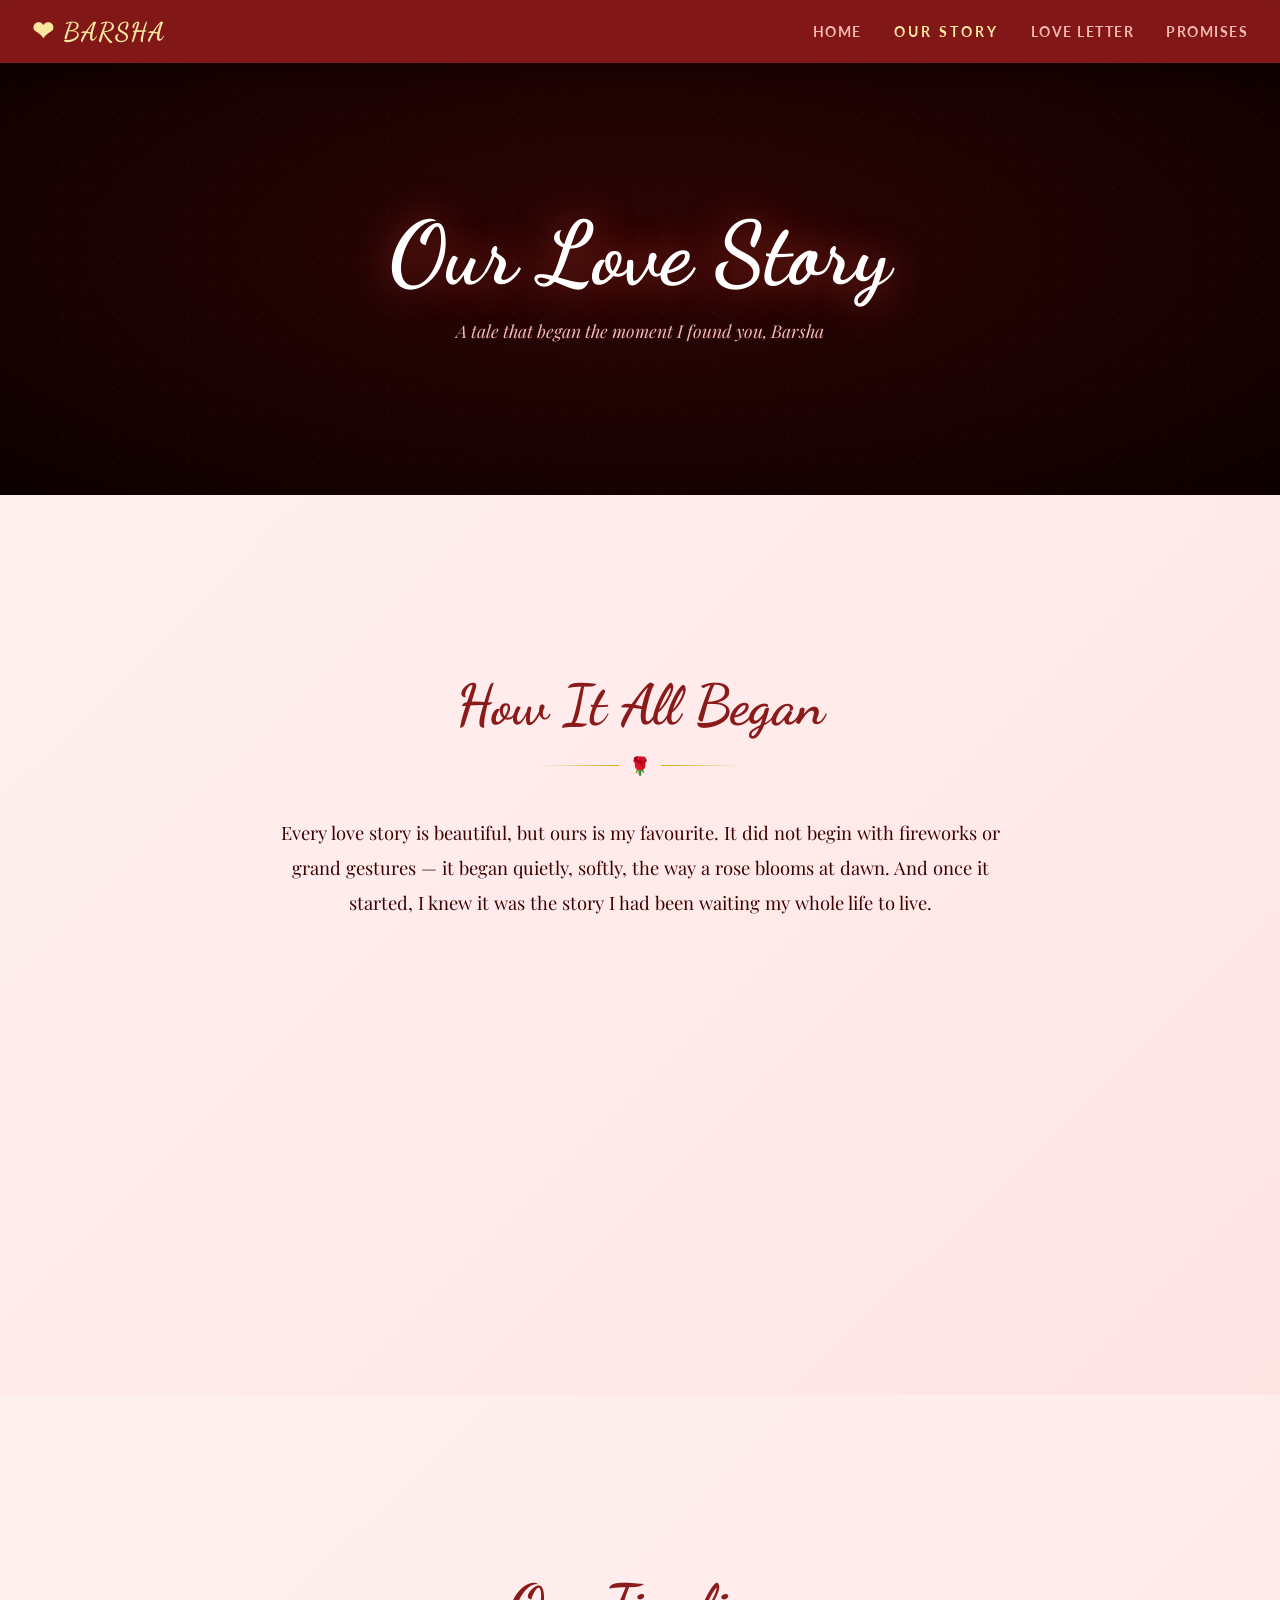
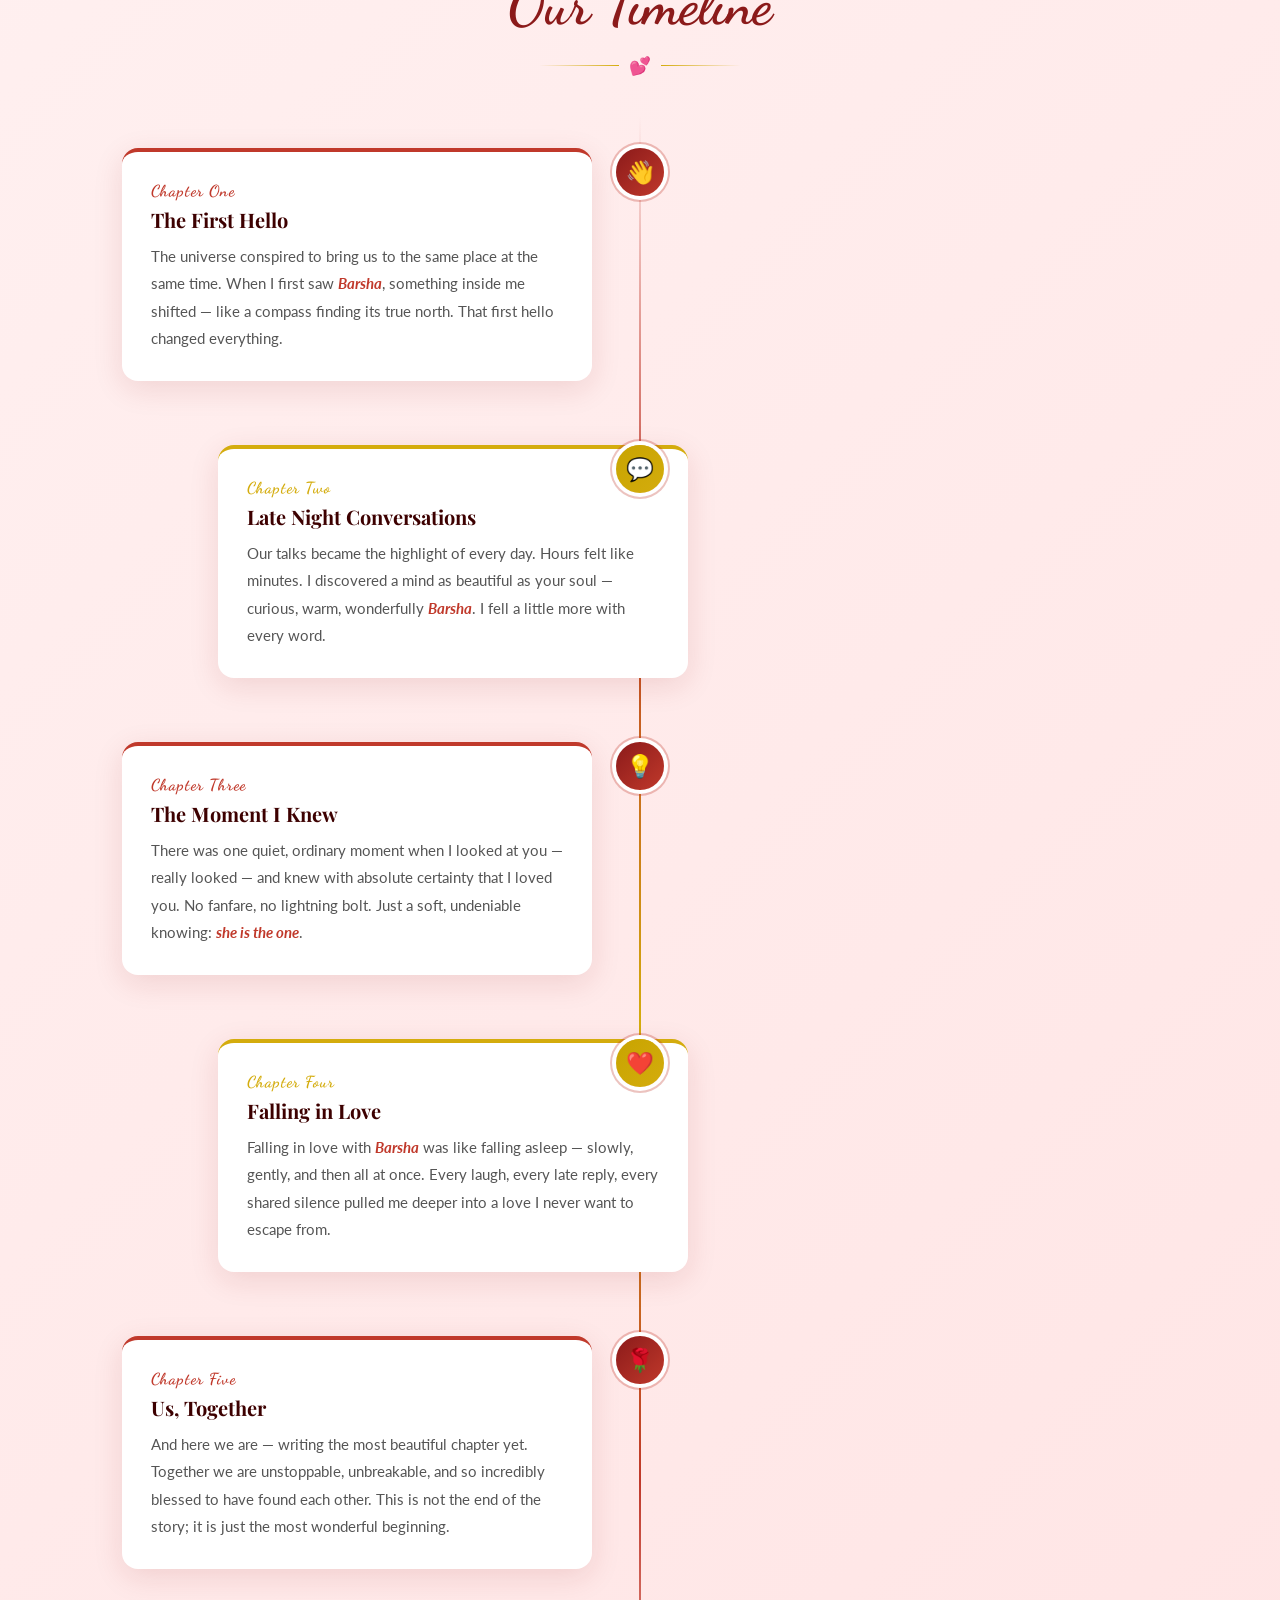
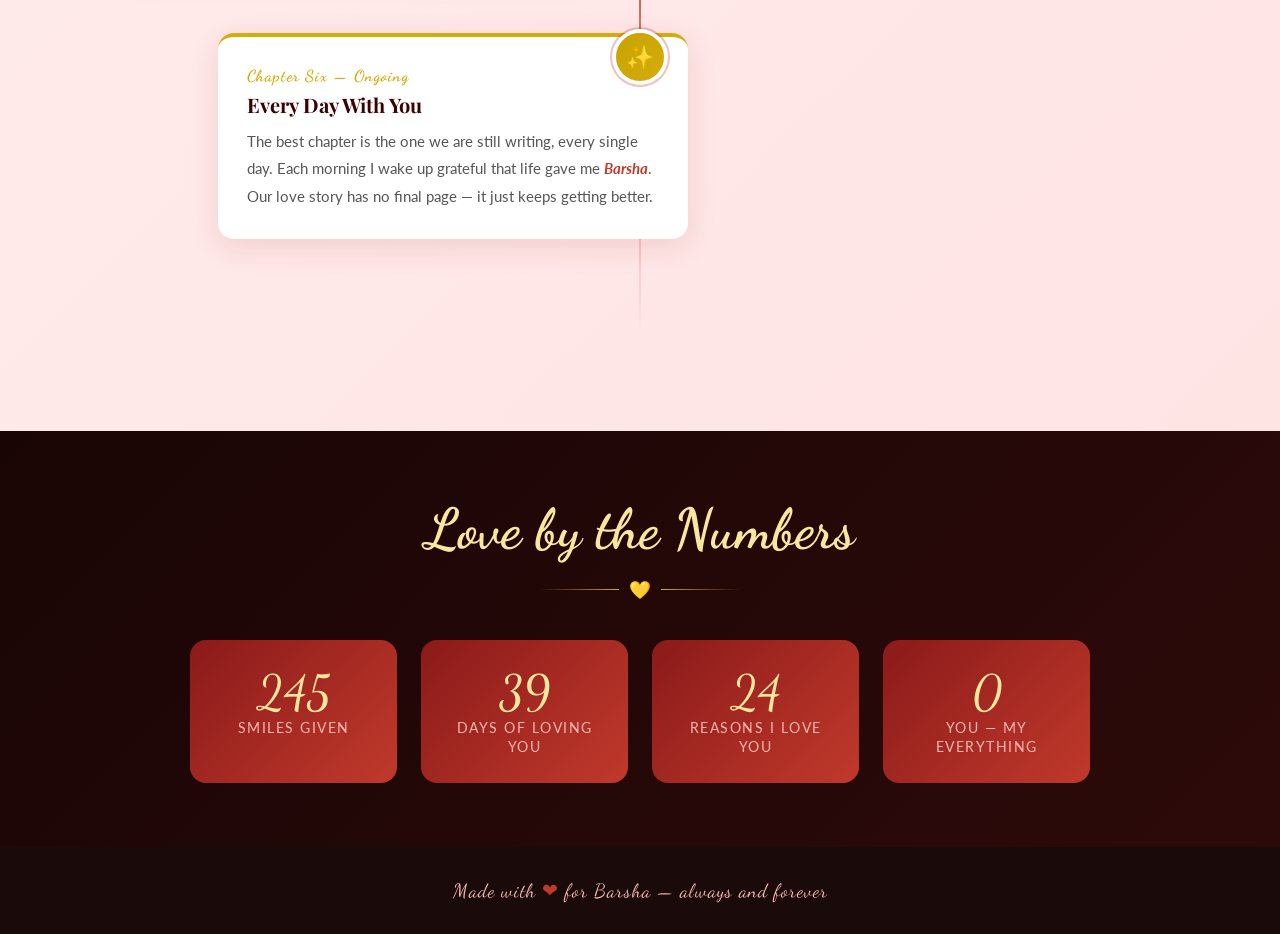
<file: story.html>
<!DOCTYPE html>
<html lang="en">
<head>
  <meta charset="UTF-8" />
  <meta name="viewport" content="width=device-width, initial-scale=1.0" />
  <title>Our Story — Barsha & You</title>
  <link rel="stylesheet" href="style.css" />
  <style>
    /* STORY PAGE */
    .page-hero {
      min-height: 55vh; display: flex; align-items: center; justify-content: center;
      flex-direction: column; text-align: center;
      background: radial-gradient(ellipse at center, #2d0505 0%, #0d0000 100%);
      padding: 6rem 2rem 3rem; position: relative; overflow: hidden;
    }
    .page-hero::before {
      content: ""; position: absolute; inset: 0;
      background-image: radial-gradient(circle, rgba(192,57,43,0.1) 1px, transparent 1px);
      background-size: 25px 25px;
    }
    .page-hero h1 {
      font-family: "Dancing Script", cursive; font-size: clamp(2.5rem,8vw,5.5rem); color: #fff;
      text-shadow: 0 0 40px rgba(192,57,43,.8); position: relative; z-index: 1;
    }
    .page-hero p {
      font-family: "Playfair Display", serif; font-style: italic;
      color: #F5B7B1; font-size: 1.1rem; margin-top: .8rem; position: relative; z-index: 1;
    }

    /* TIMELINE */
    .timeline { position: relative; padding: 2rem 0; }
    .timeline::before {
      content: ""; position: absolute; left: 50%; top: 0; bottom: 0; width: 2px;
      background: linear-gradient(to bottom, transparent, #C0392B, #D4AC0D, #C0392B, transparent);
      transform: translateX(-50%);
    }
    .tl-item {
      display: flex; align-items: flex-start; margin-bottom: 4rem; position: relative;
    }
    .tl-item:nth-child(odd) { flex-direction: row; }
    .tl-item:nth-child(even) { flex-direction: row-reverse; }

    .tl-content {
      width: calc(50% - 3rem); background: #fff; border-radius: 16px;
      box-shadow: 0 8px 30px rgba(139,26,26,0.12); padding: 1.8rem;
      border-top: 4px solid #C0392B;
    }
    .tl-item:nth-child(even) .tl-content { border-top-color: #D4AC0D; }

    .tl-dot {
      position: absolute; left: 50%; transform: translateX(-50%);
      width: 48px; height: 48px; border-radius: 50%; display: flex; align-items: center; justify-content: center;
      background: linear-gradient(135deg, #8B1A1A, #C0392B);
      box-shadow: 0 0 0 4px #fff, 0 0 0 6px rgba(192,57,43,0.3);
      font-size: 1.4rem; z-index: 2;
    }
    .tl-item:nth-child(even) .tl-dot { background: linear-gradient(135deg, #C8A400, #D4AC0D); }

    .tl-date {
      font-family: "Dancing Script", cursive; font-size: 1rem; color: #C0392B;
      font-weight: 700; margin-bottom: .4rem; letter-spacing: 1px;
    }
    .tl-item:nth-child(even) .tl-date { color: #D4AC0D; }
    .tl-content h3 { font-family: "Playfair Display", serif; font-size: 1.25rem; color: #3D0000; margin-bottom: .6rem; }
    .tl-content p { font-size: .95rem; line-height: 1.8; color: #555; }
    .tl-content p span { color: #C0392B; font-style: italic; font-weight: 700; }

    /* LOVE STATS */
    .stats-grid {
      display: grid; grid-template-columns: repeat(auto-fit, minmax(180px, 1fr)); gap: 1.5rem;
      margin-top: 2rem;
    }
    .stat-box {
      background: linear-gradient(135deg, #8B1A1A, #C0392B); border-radius: 16px;
      padding: 1.8rem; text-align: center; color: #fff;
    }
    .stat-num {
      font-family: "Dancing Script", cursive; font-size: 3rem; color: #F9E79F; display: block; line-height: 1;
    }
    .stat-label { font-size: .85rem; letter-spacing: 1.5px; text-transform: uppercase; color: #F5B7B1; margin-top: .4rem; }

    /* RESPONSIVE */
    @media (max-width: 768px) {
      .timeline::before { left: 24px; }
      .tl-item, .tl-item:nth-child(even) { flex-direction: column; padding-left: 60px; }
      .tl-content { width: 100%; }
      .tl-dot { left: 24px; }
    }
  </style>
</head>
<body>
  <div class="hearts-container" id="heartsContainer"></div>

  <nav>
    <a href="index.html" class="logo">❤ Barsha</a>
    <a href="index.html">Home</a>
    <a href="story.html" class="active">Our Story</a>
    <a href="letter.html">Love Letter</a>
    <a href="promises.html">Promises</a>
  </nav>

  <!-- PAGE HERO -->
  <section class="page-hero">
    <h1>Our Love Story</h1>
    <p>A tale that began the moment I found you, Barsha</p>
  </section>

  <!-- STORY INTRO -->
  <section class="bg-rose">
    <div class="section" style="max-width:800px;">
      <h2 class="section-title reveal">How It All Began</h2>
      <div class="divider reveal">🌹</div>
      <p class="reveal" style="font-family:'Playfair Display',serif;font-size:1.15rem;line-height:1.9;color:#3D0000;text-align:center;">
        Every love story is beautiful, but ours is my favourite. It did not begin with fireworks or grand gestures — it began quietly, softly, the way a rose blooms at dawn. And once it started, I knew it was the story I had been waiting my whole life to live.
      </p>
    </div>
  </section>

  <!-- TIMELINE -->
  <section class="bg-rose">
    <div class="section">
      <h2 class="section-title reveal">Our Timeline</h2>
      <div class="divider reveal">💕</div>

      <div class="timeline">
        <div class="tl-item reveal">
          <div class="tl-content">
            <div class="tl-date">Chapter One</div>
            <h3>The First Hello</h3>
            <p>The universe conspired to bring us to the same place at the same time. When I first saw <span>Barsha</span>, something inside me shifted — like a compass finding its true north. That first hello changed everything.</p>
          </div>
          <div class="tl-dot">👋</div>
          <div style="width:calc(50% - 3rem);"></div>
        </div>

        <div class="tl-item reveal">
          <div style="width:calc(50% - 3rem);"></div>
          <div class="tl-dot">💬</div>
          <div class="tl-content">
            <div class="tl-date">Chapter Two</div>
            <h3>Late Night Conversations</h3>
            <p>Our talks became the highlight of every day. Hours felt like minutes. I discovered a mind as beautiful as your soul — curious, warm, wonderfully <span>Barsha</span>. I fell a little more with every word.</p>
          </div>
        </div>

        <div class="tl-item reveal">
          <div class="tl-content">
            <div class="tl-date">Chapter Three</div>
            <h3>The Moment I Knew</h3>
            <p>There was one quiet, ordinary moment when I looked at you — really looked — and knew with absolute certainty that I loved you. No fanfare, no lightning bolt. Just a soft, undeniable knowing: <span>she is the one</span>.</p>
          </div>
          <div class="tl-dot">💡</div>
          <div style="width:calc(50% - 3rem);"></div>
        </div>

        <div class="tl-item reveal">
          <div style="width:calc(50% - 3rem);"></div>
          <div class="tl-dot">❤️</div>
          <div class="tl-content">
            <div class="tl-date">Chapter Four</div>
            <h3>Falling in Love</h3>
            <p>Falling in love with <span>Barsha</span> was like falling asleep — slowly, gently, and then all at once. Every laugh, every late reply, every shared silence pulled me deeper into a love I never want to escape from.</p>
          </div>
        </div>

        <div class="tl-item reveal">
          <div class="tl-content">
            <div class="tl-date">Chapter Five</div>
            <h3>Us, Together</h3>
            <p>And here we are — writing the most beautiful chapter yet. Together we are unstoppable, unbreakable, and so incredibly blessed to have found each other. This is not the end of the story; it is just the most wonderful beginning.</p>
          </div>
          <div class="tl-dot">🌹</div>
          <div style="width:calc(50% - 3rem);"></div>
        </div>

        <div class="tl-item reveal">
          <div style="width:calc(50% - 3rem);"></div>
          <div class="tl-dot">✨</div>
          <div class="tl-content">
            <div class="tl-date">Chapter Six — Ongoing</div>
            <h3>Every Day With You</h3>
            <p>The best chapter is the one we are still writing, every single day. Each morning I wake up grateful that life gave me <span>Barsha</span>. Our love story has no final page — it just keeps getting better.</p>
          </div>
        </div>
      </div>
    </div>
  </section>

  <!-- STATS -->
  <section style="background:linear-gradient(135deg,#1a0505,#2d0a0a);padding:4rem 2rem;">
    <div style="max-width:900px;margin:0 auto;">
      <h2 class="section-title reveal" style="color:#F9E79F;">Love by the Numbers</h2>
      <div class="divider reveal" style="color:#D4AC0D;">💛</div>
      <div class="stats-grid">
        <div class="stat-box reveal"><span class="count-anim stat-num" data-target="1000">0</span><span class="stat-label">Smiles Given</span></div>
        <div class="stat-box reveal"><span class="count-anim stat-num" data-target="162">0</span><span class="stat-label">Days of Loving You</span></div>
        <div class="stat-box reveal"><span class="count-anim stat-num" data-target="99">0</span><span class="stat-label">Reasons I Love You</span></div>
        <div class="stat-box reveal"><span class="count-anim stat-num" data-target="1">0</span><span class="stat-label">You — My Everything</span></div>
      </div>
    </div>
  </section>

  <footer>Made with <span>❤</span> for Barsha — always and forever</footer>

  <script>
    const container = document.getElementById("heartsContainer");
    const emojis = ["❤️","💕","💗","💓","💖","🌹","💝","✨"];
    function spawnHeart() {
      const el = document.createElement("div");
      el.className = "heart-particle";
      el.textContent = emojis[Math.floor(Math.random() * emojis.length)];
      el.style.left = Math.random() * 100 + "vw";
      el.style.fontSize = (.8 + Math.random() * 1.2) + "rem";
      const dur = 7 + Math.random() * 8;
      el.style.animationDuration = dur + "s";
      container.appendChild(el);
      setTimeout(() => el.remove(), dur * 1000);
    }
    setInterval(spawnHeart, 800);

    /* Scroll reveal */
    const reveals = document.querySelectorAll(".reveal");
    const obs = new IntersectionObserver(entries => {
      entries.forEach(e => { if (e.isIntersecting) e.target.classList.add("visible"); });
    }, { threshold: 0.12 });
    reveals.forEach(r => obs.observe(r));

    /* Count animation */
    const counters = document.querySelectorAll(".count-anim");
    const obsCount = new IntersectionObserver(entries => {
      entries.forEach(e => {
        if (!e.isIntersecting) return;
        const el = e.target;
        const target = +el.dataset.target;
        const dur = 1500;
        const step = target / (dur / 16);
        let cur = 0;
        const tick = () => {
          cur = Math.min(cur + step, target);
          el.textContent = Math.floor(cur);
          if (cur < target) requestAnimationFrame(tick);
        };
        tick();
        obsCount.unobserve(el);
      });
    }, { threshold: 0.3 });
    counters.forEach(c => obsCount.observe(c));
  </script>
</body>
</html>
</file>
<file: style.css>
﻿/* =============================================
   LOVE FOR BARSHA — Shared Styles
   ============================================= */

@import url("https://fonts.googleapis.com/css2?family=Playfair+Display:ital,wght@0,400;0,700;1,400;1,700&family=Lato:wght@300;400;700&family=Dancing+Script:wght@400;700&display=swap");

:root {
  --deep-red:    #8B1A1A;
  --rose:        #C0392B;
  --blush:       #F5B7B1;
  --pink-light:  #FDE8E8;
  --gold:        #D4AC0D;
  --gold-light:  #F9E79F;
  --cream:       #FFF8F8;
  --dark:        #1A0A0A;
  --text:        #3D0000;
}

*, *::before, *::after { box-sizing: border-box; margin: 0; padding: 0; }
html { scroll-behavior: smooth; }

body {
  font-family: "Lato", sans-serif;
  background: var(--cream);
  color: var(--text);
  overflow-x: hidden;
  min-height: 100vh;
}

::-webkit-scrollbar { width: 6px; }
::-webkit-scrollbar-track { background: var(--pink-light); }
::-webkit-scrollbar-thumb { background: var(--rose); border-radius: 3px; }

/* NAV */
nav {
  position: fixed; top: 0; left: 0; right: 0; z-index: 1000;
  display: flex; justify-content: center; align-items: center; gap: 2rem;
  padding: 1rem 2rem;
  background: rgba(139,26,26,0.92);
  backdrop-filter: blur(10px);
  box-shadow: 0 2px 20px rgba(0,0,0,0.3);
}
nav .logo {
  font-family: "Dancing Script", cursive; font-size: 1.6rem;
  color: #F9E79F; text-decoration: none; margin-right: auto; letter-spacing: 1px;
}
nav a {
  color: #F5B7B1; text-decoration: none; font-size: 0.9rem;
  letter-spacing: 1.5px; text-transform: uppercase;
  transition: color .3s, letter-spacing .3s; font-weight: 700;
}
nav a:hover, nav a.active { color: #F9E79F; letter-spacing: 3px; }

/* HERO */
.hero {
  position: relative; height: 100vh;
  display: flex; flex-direction: column; align-items: center; justify-content: center;
  text-align: center; overflow: hidden;
  background: radial-gradient(ellipse at center, #2d0505 0%, #0d0000 100%);
}
.hero::before {
  content: ""; position: absolute; inset: 0;
  background-image: radial-gradient(circle, rgba(192,57,43,0.08) 1px, transparent 1px);
  background-size: 30px 30px;
  animation: bgDrift 40s linear infinite; pointer-events: none;
}
@keyframes bgDrift {
  from { background-position: 0 0; } to { background-position: 300px 300px; }
}
.hero-content { position: relative; z-index: 2; padding: 0 1rem; }
.hero h1 {
  font-family: "Dancing Script", cursive;
  font-size: clamp(3rem, 10vw, 7rem); color: #fff; line-height: 1.1;
  text-shadow: 0 0 40px rgba(192,57,43,0.8), 0 0 80px rgba(192,57,43,0.4);
  animation: fadeInUp .9s ease both;
}
.hero p {
  font-family: "Playfair Display", serif; font-style: italic;
  font-size: clamp(1rem, 2.5vw, 1.4rem); color: #F5B7B1;
  margin-top: 1.2rem; animation: fadeInUp 1.1s ease both; max-width: 600px;
}
.hero-btn {
  display: inline-block; margin-top: 2.5rem; padding: .85rem 2.5rem;
  background: transparent; border: 2px solid #D4AC0D; color: #F9E79F;
  font-family: "Lato", sans-serif; font-size: .95rem; letter-spacing: 2px;
  text-transform: uppercase; text-decoration: none; border-radius: 50px;
  transition: background .3s, color .3s, transform .2s;
  animation: fadeInUp 1.3s ease both; cursor: pointer;
}
.hero-btn:hover { background: #D4AC0D; color: #1A0A0A; transform: translateY(-3px); }

/* FLOATING HEARTS */
.hearts-container {
  position: fixed; top: 0; left: 0; width: 100%; height: 100%;
  pointer-events: none; z-index: 9999; overflow: hidden;
}
.heart-particle {
  position: absolute; bottom: -50px; font-size: 1.4rem;
  animation: floatHeart linear infinite; opacity: 0; user-select: none;
}
@keyframes floatHeart {
  0%   { transform: translateY(0) rotate(0deg);   opacity: 0; }
  10%  { opacity: .6; }
  90%  { opacity: .3; }
  100% { transform: translateY(-110vh) rotate(360deg); opacity: 0; }
}

/* SECTION */
.section { padding: 6rem 2rem; max-width: 1100px; margin: 0 auto; }
.section-title {
  font-family: "Dancing Script", cursive;
  font-size: clamp(2.2rem, 5vw, 3.5rem); color: #8B1A1A; text-align: center; margin-bottom: .5rem;
}
.section-sub {
  font-family: "Playfair Display", serif; font-style: italic;
  text-align: center; color: #C0392B; font-size: 1rem; margin-bottom: 3rem;
}
.divider {
  display: flex; align-items: center; justify-content: center;
  gap: .6rem; margin: 1rem 0 2.5rem; color: #D4AC0D; font-size: 1.1rem;
}
.divider::before, .divider::after {
  content: ""; display: block; height: 1px; width: 80px;
}
.divider::before { background: linear-gradient(to right, transparent, #D4AC0D); }
.divider::after  { background: linear-gradient(to left, transparent, #D4AC0D); }

/* CARD */
.card {
  background: #fff; border-radius: 16px;
  box-shadow: 0 8px 40px rgba(139,26,26,0.12); padding: 2rem;
  transition: transform .3s, box-shadow .3s;
}
.card:hover { transform: translateY(-6px); box-shadow: 0 16px 50px rgba(139,26,26,0.2); }

/* ANIMATIONS */
@keyframes fadeInUp {
  from { opacity: 0; transform: translateY(30px); } to { opacity: 1; transform: translateY(0); }
}
@keyframes fadeIn { from { opacity: 0; } to { opacity: 1; } }
@keyframes pulse { 0%, 100% { transform: scale(1); } 50% { transform: scale(1.08); } }

.reveal { opacity: 0; transform: translateY(40px); transition: opacity .7s ease, transform .7s ease; }
.reveal.visible { opacity: 1; transform: translateY(0); }

/* FOOTER */
footer {
  background: #1A0A0A; color: #F5B7B1; text-align: center; padding: 2rem;
  font-family: "Dancing Script", cursive; font-size: 1.2rem; letter-spacing: 1px;
}
footer span { color: #C0392B; }

/* BG VARIANTS */
.bg-rose { background: linear-gradient(135deg, #fff0f0 0%, #ffe4e4 100%); min-height: 100vh; padding-top: 80px; }
.bg-dark { background: linear-gradient(160deg, #1a0505 0%, #2d0a0a 60%, #1a0505 100%); min-height: 100vh; padding-top: 80px; color: #fff; }

/* RESPONSIVE */
@media (max-width: 768px) {
  nav { gap: 1rem; padding: .8rem 1rem; }
  nav .logo { font-size: 1.2rem; }
  nav a { font-size: .75rem; letter-spacing: 1px; }
  .section { padding: 4rem 1.2rem; }
}
</file>
